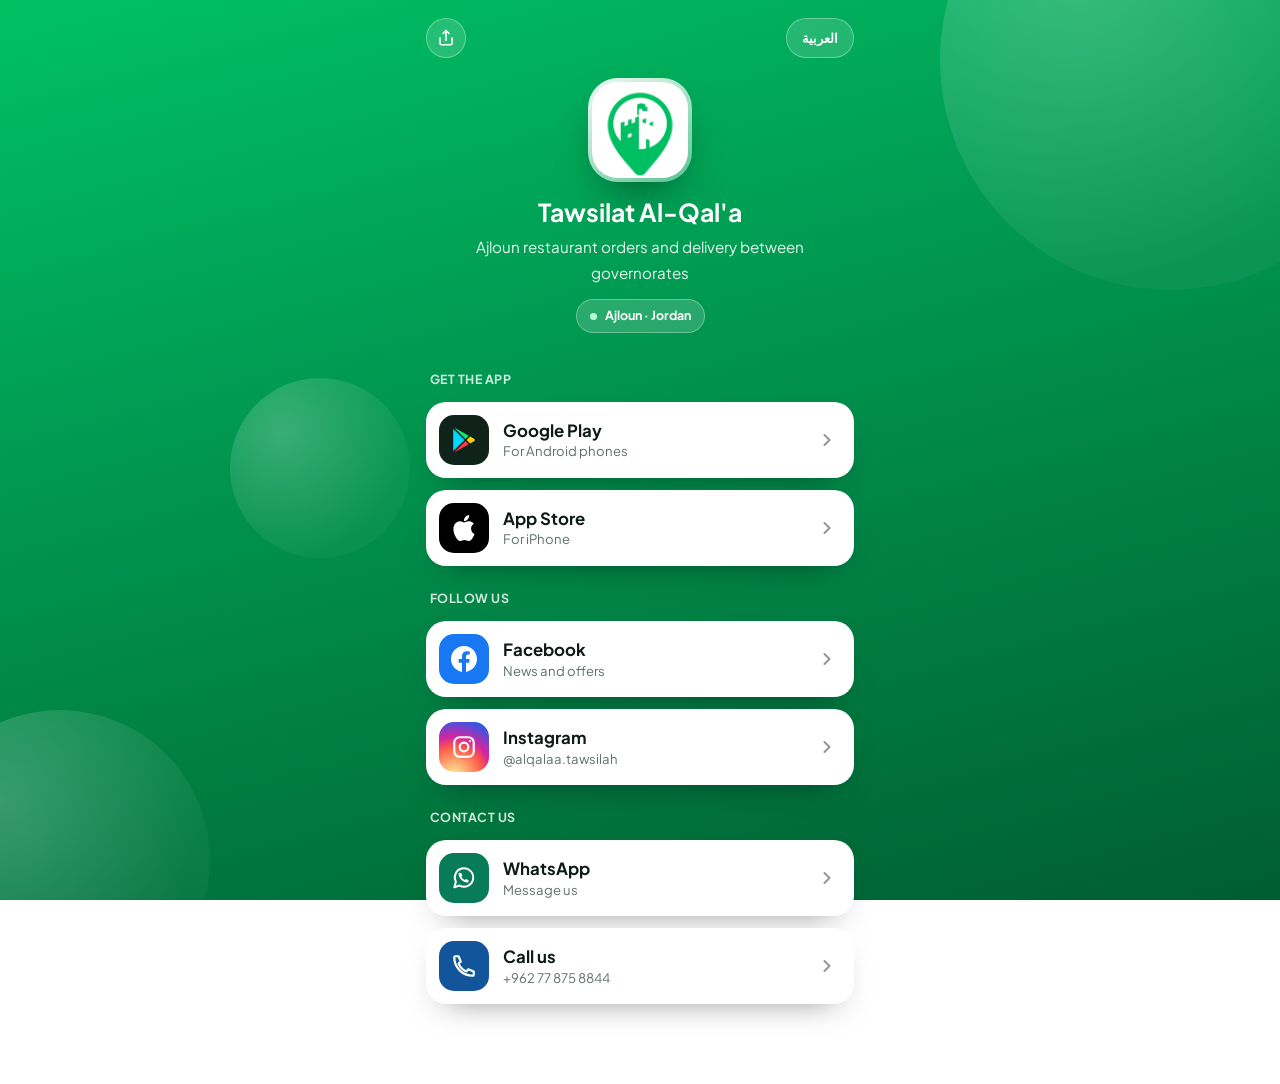
<file: index.html>
<!DOCTYPE html>
<html lang="ar" dir="rtl">
<head>
<meta charset="utf-8">
<meta name="viewport" content="width=device-width, initial-scale=1, viewport-fit=cover">
<title>روابط توصيلة القلعة</title>
<meta name="description" content="حمّل تطبيق توصيلة القلعة، تابعنا على فيسبوك وإنستغرام، أو تواصل معنا عبر واتساب والهاتف. Download Tawsilat Al-Qal'a, follow us, or contact us on WhatsApp or by phone.">
<link rel="canonical" href="https://assoli99.github.io/qalaa-links/">
<meta name="theme-color" content="#00934E">
<link rel="icon" href="logo.png">

<meta property="og:title" content="توصيلة القلعة — روابطنا">
<meta property="og:description" content="حمّل تطبيق توصيلة القلعة وتابعنا على فيسبوك وإنستغرام، أو تواصل معنا عبر واتساب والهاتف.">
<meta property="og:type" content="website">
<meta property="og:image" content="logo.png">

<link rel="preconnect" href="https://fonts.googleapis.com">
<link rel="preconnect" href="https://fonts.gstatic.com" crossorigin>
<link href="https://fonts.googleapis.com/css2?family=Noto+Kufi+Arabic:wght@400;500;700&family=Plus+Jakarta+Sans:wght@400;500;700&display=swap" rel="stylesheet">
<link rel="stylesheet" href="style.css">
</head>
<body data-page="links" class="lt-body">

<!-- Link-in-bio page: the one URL that goes in the Facebook / Instagram bio.
     Every outbound link lives here and on the landing page — keep them in step. -->
<main class="lt">
  <div class="lt-bg" aria-hidden="true">
    <div class="orb orb-1"></div>
    <div class="orb orb-2"></div>
    <div class="orb orb-3"></div>
  </div>

  <div class="lt-top">
    <button class="lt-icon-btn" type="button" data-share aria-label="مشاركة الرابط">
      <svg viewBox="0 0 24 24" fill="none" stroke="currentColor" stroke-width="2.2" stroke-linecap="round" stroke-linejoin="round"><path d="M4 12v7a2 2 0 0 0 2 2h12a2 2 0 0 0 2-2v-7M16 6l-4-4-4 4M12 2v13"/></svg>
    </button>
    <button class="lang-btn lt-lang" data-lang-toggle type="button">
      <span data-ar>English</span><span data-en>العربية</span>
    </button>
  </div>

  <header class="lt-profile">
    <div class="lt-avatar"><img src="logo.png" alt="" width="96" height="96"></div>
    <h1><span data-ar>توصيلة القلعة</span><span data-en>Tawsilat Al-Qal'a</span></h1>
    <p>
      <span data-ar>طلبات مطاعم عجلون وتوصيل الأوردرات بين المحافظات</span>
      <span data-en>Ajloun restaurant orders and delivery between governorates</span>
    </p>
    <span class="lt-chip"><span class="dot"></span><span data-ar>عجلون · الأردن</span><span data-en>Ajloun · Jordan</span></span>
  </header>

  <h2 class="lt-label"><span data-ar>حمّل التطبيق</span><span data-en>Get the app</span></h2>

  <a class="lt-link" style="--i:0" href="https://play.google.com/store/apps/details?id=com.assoliindustries.tawsilatajloun&amp;pcampaignid=web_share" target="_blank" rel="noopener">
    <span class="lt-ico lt-ico-play">
      <svg viewBox="0 0 24 24" aria-hidden="true">
        <path fill="#00D7FE" d="M1.337.924a1.486 1.486 0 0 0-.112.568v21.017c0 .217.045.419.124.6l11.155-11.087L1.337.924z"/>
        <path fill="#00F076" d="M13.544 10.989l3.258-3.238L3.45.195a1.466 1.466 0 0 0-.946-.179l11.04 10.973z"/>
        <path fill="#FFD400" d="M22.018 13.298l-3.919 2.218-3.515-3.493 3.543-3.521 3.891 2.202a1.49 1.49 0 0 1 0 2.594z"/>
        <path fill="#FF3A44" d="M13.544 13.056l-11 10.933c.298.036.612-.016.906-.183l13.324-7.54-3.23-3.21z"/>
      </svg>
    </span>
    <span class="lt-txt">
      <b>Google Play</b>
      <small><span data-ar>لأجهزة أندرويد</span><span data-en>For Android phones</span></small>
    </span>
    <svg class="lt-go" viewBox="0 0 24 24" fill="none" stroke="currentColor" stroke-width="2.4" stroke-linecap="round" stroke-linejoin="round" aria-hidden="true"><path d="M9 6l6 6-6 6"/></svg>
  </a>

  <a class="lt-link" style="--i:1" href="https://apps.apple.com/us/app/%D8%AA%D9%88%D8%B5%D9%8A%D9%84%D8%A9-%D8%A7%D9%84%D9%82%D9%84%D8%B9%D8%A9/id6813020539" target="_blank" rel="noopener">
    <span class="lt-ico lt-ico-apple">
      <svg viewBox="0 0 24 24" aria-hidden="true"><path fill="currentColor" d="M12.152 6.896c-.948 0-2.415-1.078-3.96-1.04-2.04.027-3.91 1.183-4.961 3.014-2.117 3.675-.546 9.103 1.519 12.09 1.013 1.454 2.208 3.09 3.792 3.039 1.52-.065 2.09-.987 3.935-.987 1.831 0 2.35.987 3.96.948 1.637-.026 2.676-1.48 3.676-2.948 1.156-1.688 1.636-3.325 1.662-3.415-.039-.013-3.182-1.221-3.22-4.857-.026-3.04 2.48-4.494 2.597-4.559-1.429-2.09-3.623-2.324-4.39-2.376-2-.156-3.675 1.09-4.61 1.09zM15.53 3.83c.843-1.012 1.4-2.427 1.245-3.83-1.207.052-2.662.805-3.532 1.818-.78.896-1.454 2.338-1.273 3.714 1.338.104 2.715-.688 3.559-1.701"/></svg>
    </span>
    <span class="lt-txt">
      <b>App Store</b>
      <small><span data-ar>لأجهزة آيفون</span><span data-en>For iPhone</span></small>
    </span>
    <svg class="lt-go" viewBox="0 0 24 24" fill="none" stroke="currentColor" stroke-width="2.4" stroke-linecap="round" stroke-linejoin="round" aria-hidden="true"><path d="M9 6l6 6-6 6"/></svg>
  </a>

  <h2 class="lt-label"><span data-ar>تابعنا</span><span data-en>Follow us</span></h2>

  <a class="lt-link" style="--i:2" href="https://www.facebook.com/profile.php?id=61594912002151" target="_blank" rel="noopener">
    <span class="lt-ico lt-ico-fb">
      <svg viewBox="0 0 24 24" aria-hidden="true"><path fill="currentColor" d="M24 12.073c0-6.627-5.373-12-12-12s-12 5.373-12 12c0 5.99 4.388 10.954 10.125 11.854v-8.385H7.078v-3.47h3.047V9.43c0-3.007 1.792-4.669 4.533-4.669 1.312 0 2.686.235 2.686.235v2.953H15.83c-1.491 0-1.956.925-1.956 1.874v2.25h3.328l-.532 3.47h-2.796v8.385C19.612 23.027 24 18.062 24 12.073z"/></svg>
    </span>
    <span class="lt-txt">
      <b>Facebook</b>
      <small><span data-ar>آخر الأخبار والعروض</span><span data-en>News and offers</span></small>
    </span>
    <svg class="lt-go" viewBox="0 0 24 24" fill="none" stroke="currentColor" stroke-width="2.4" stroke-linecap="round" stroke-linejoin="round" aria-hidden="true"><path d="M9 6l6 6-6 6"/></svg>
  </a>

  <a class="lt-link" style="--i:3" href="https://www.instagram.com/alqalaa.tawsilah" target="_blank" rel="noopener">
    <span class="lt-ico lt-ico-ig">
      <svg viewBox="0 0 24 24" fill="none" stroke="currentColor" stroke-width="2" aria-hidden="true">
        <rect x="3" y="3" width="18" height="18" rx="5"/>
        <circle cx="12" cy="12" r="4"/>
        <circle cx="17.5" cy="6.5" r="1" fill="currentColor" stroke="none"/>
      </svg>
    </span>
    <span class="lt-txt">
      <b>Instagram</b>
      <small><bdi dir="ltr">@alqalaa.tawsilah</bdi></small>
    </span>
    <svg class="lt-go" viewBox="0 0 24 24" fill="none" stroke="currentColor" stroke-width="2.4" stroke-linecap="round" stroke-linejoin="round" aria-hidden="true"><path d="M9 6l6 6-6 6"/></svg>
  </a>

  <h2 class="lt-label"><span data-ar>تواصل معنا</span><span data-en>Contact us</span></h2>

  <a class="lt-link" style="--i:4" href="https://wa.me/962778758844" target="_blank" rel="noopener">
    <span class="lt-ico lt-ico-whatsapp">
      <svg viewBox="0 0 24 24" fill="none" stroke="currentColor" stroke-width="1.8" stroke-linecap="round" stroke-linejoin="round" aria-hidden="true">
        <path d="M20.5 11.5a8.5 8.5 0 0 1-12.6 7.45L3 20.5l1.55-4.9A8.5 8.5 0 1 1 20.5 11.5Z"/>
        <path fill="currentColor" stroke="none" d="M8.3 7.3h1.1l1.1 2.4-.9 1.1a7 7 0 0 0 3.1 3.1l1.1-.9 2.4 1.1v1.1a1 1 0 0 1-1.1 1c-4.2-.4-7.8-4-8.2-8.2a1 1 0 0 1 1.4-.7Z"/>
      </svg>
    </span>
    <span class="lt-txt">
      <b>WhatsApp</b>
      <small><span data-ar>راسلنا</span><span data-en>Message us</span></small>
    </span>
    <svg class="lt-go" viewBox="0 0 24 24" fill="none" stroke="currentColor" stroke-width="2.4" stroke-linecap="round" stroke-linejoin="round" aria-hidden="true"><path d="M9 6l6 6-6 6"/></svg>
  </a>

  <a class="lt-link" style="--i:5" href="tel:+962778758844">
    <span class="lt-ico lt-ico-call">
      <svg viewBox="0 0 24 24" fill="none" stroke="currentColor" stroke-width="2" stroke-linecap="round" stroke-linejoin="round" aria-hidden="true">
        <path d="M7 3H4a1 1 0 0 0-1 1c0 9.4 7.6 17 17 17a1 1 0 0 0 1-1v-3l-5-2-1.8 2a13 13 0 0 1-7.2-7.2L9 8 7 3Z"/>
      </svg>
    </span>
    <span class="lt-txt">
      <b><span data-ar>اتصل بنا</span><span data-en>Call us</span></b>
      <small><bdi dir="ltr">+962 77 875 8844</bdi></small>
    </span>
    <svg class="lt-go" viewBox="0 0 24 24" fill="none" stroke="currentColor" stroke-width="2.4" stroke-linecap="round" stroke-linejoin="round" aria-hidden="true"><path d="M9 6l6 6-6 6"/></svg>
  </a>

  <footer class="lt-foot">
    <a href="privacy.html"><span data-ar>سياسة الخصوصية</span><span data-en>Privacy policy</span></a>
    <span aria-hidden="true">·</span>
    <span>© <span data-year>2026</span> <span data-ar>توصيلة القلعة</span><span data-en>Tawsilat Al-Qal'a</span></span>
  </footer>
</main>

<div class="lt-toast" role="status" aria-live="polite"><span data-ar>تم نسخ الرابط</span><span data-en>Link copied</span></div>

<script src="site.js"></script>
</body>
</html>
</file>
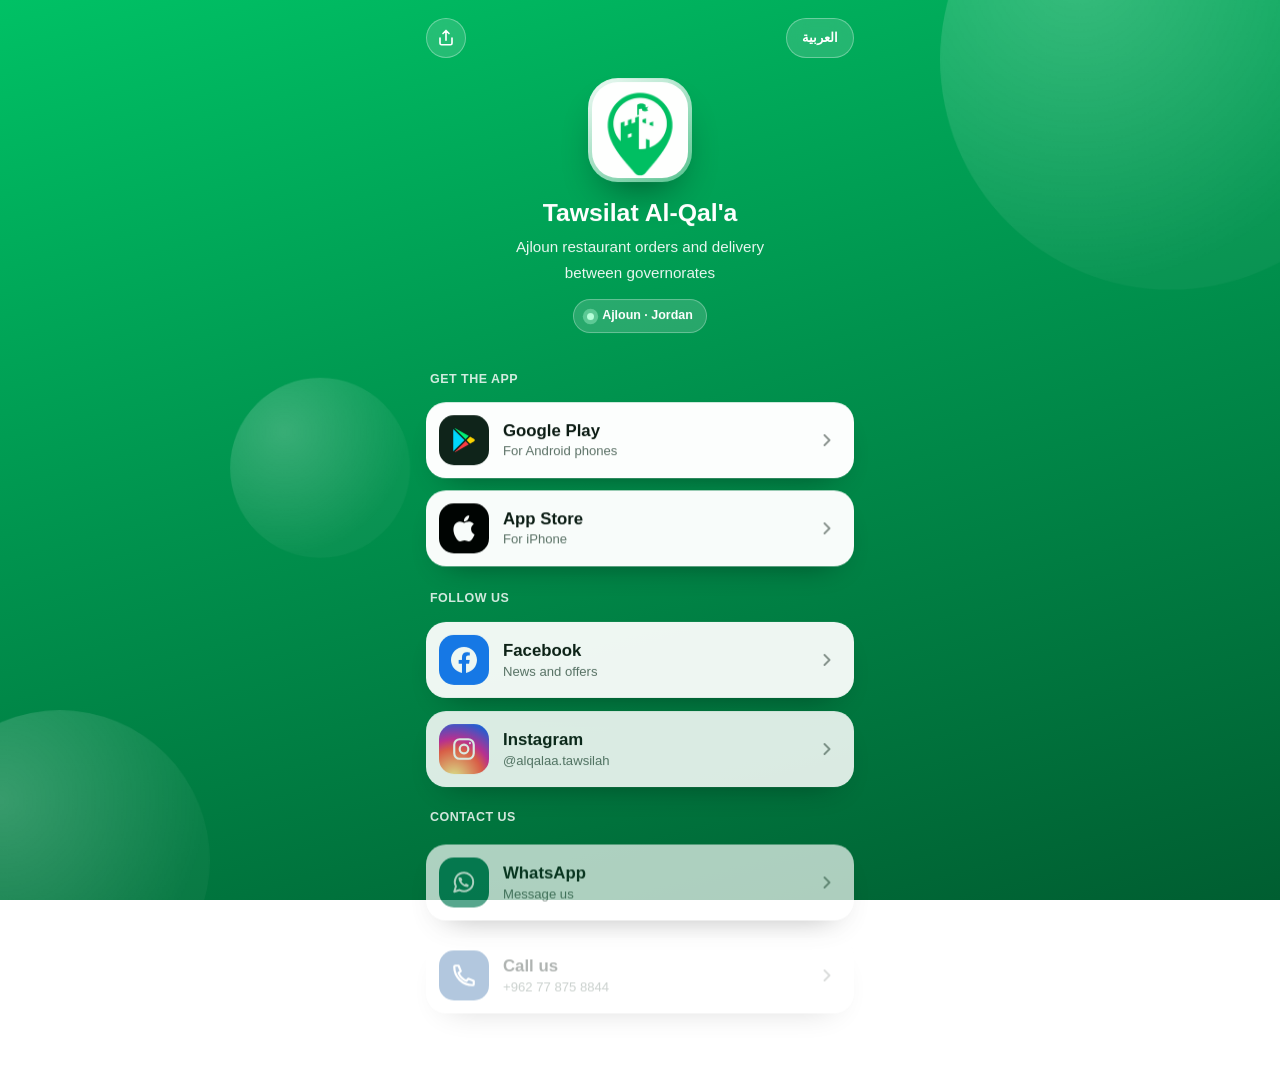
<file: links/index.html>
<!doctype html><html lang="ar"><head><meta charset="utf-8"><meta http-equiv="refresh" content="0;url=https://assoli99.github.io/qalaa-links/"><link rel="canonical" href="https://assoli99.github.io/qalaa-links/"><title>توصيلة القلعة</title></head><body><a href="https://assoli99.github.io/qalaa-links/">روابط توصيلة القلعة</a></body></html>
</file>
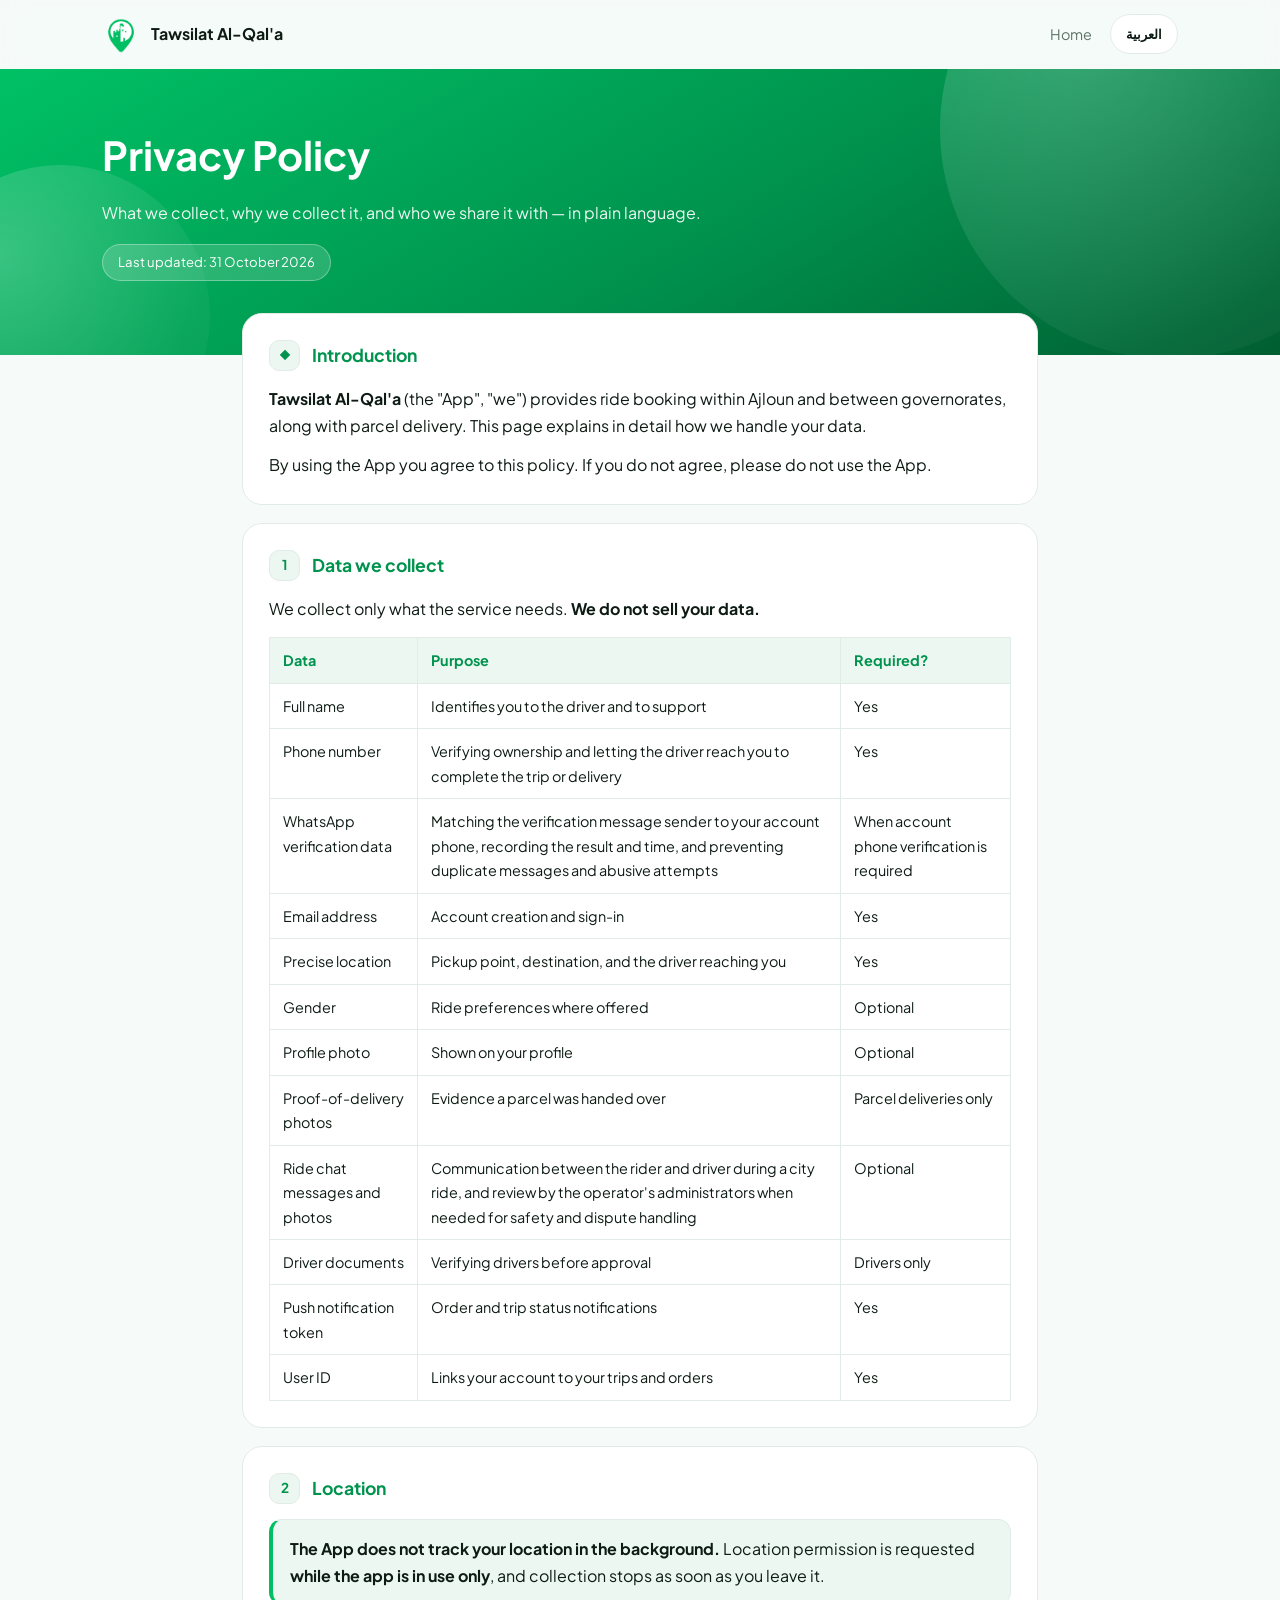
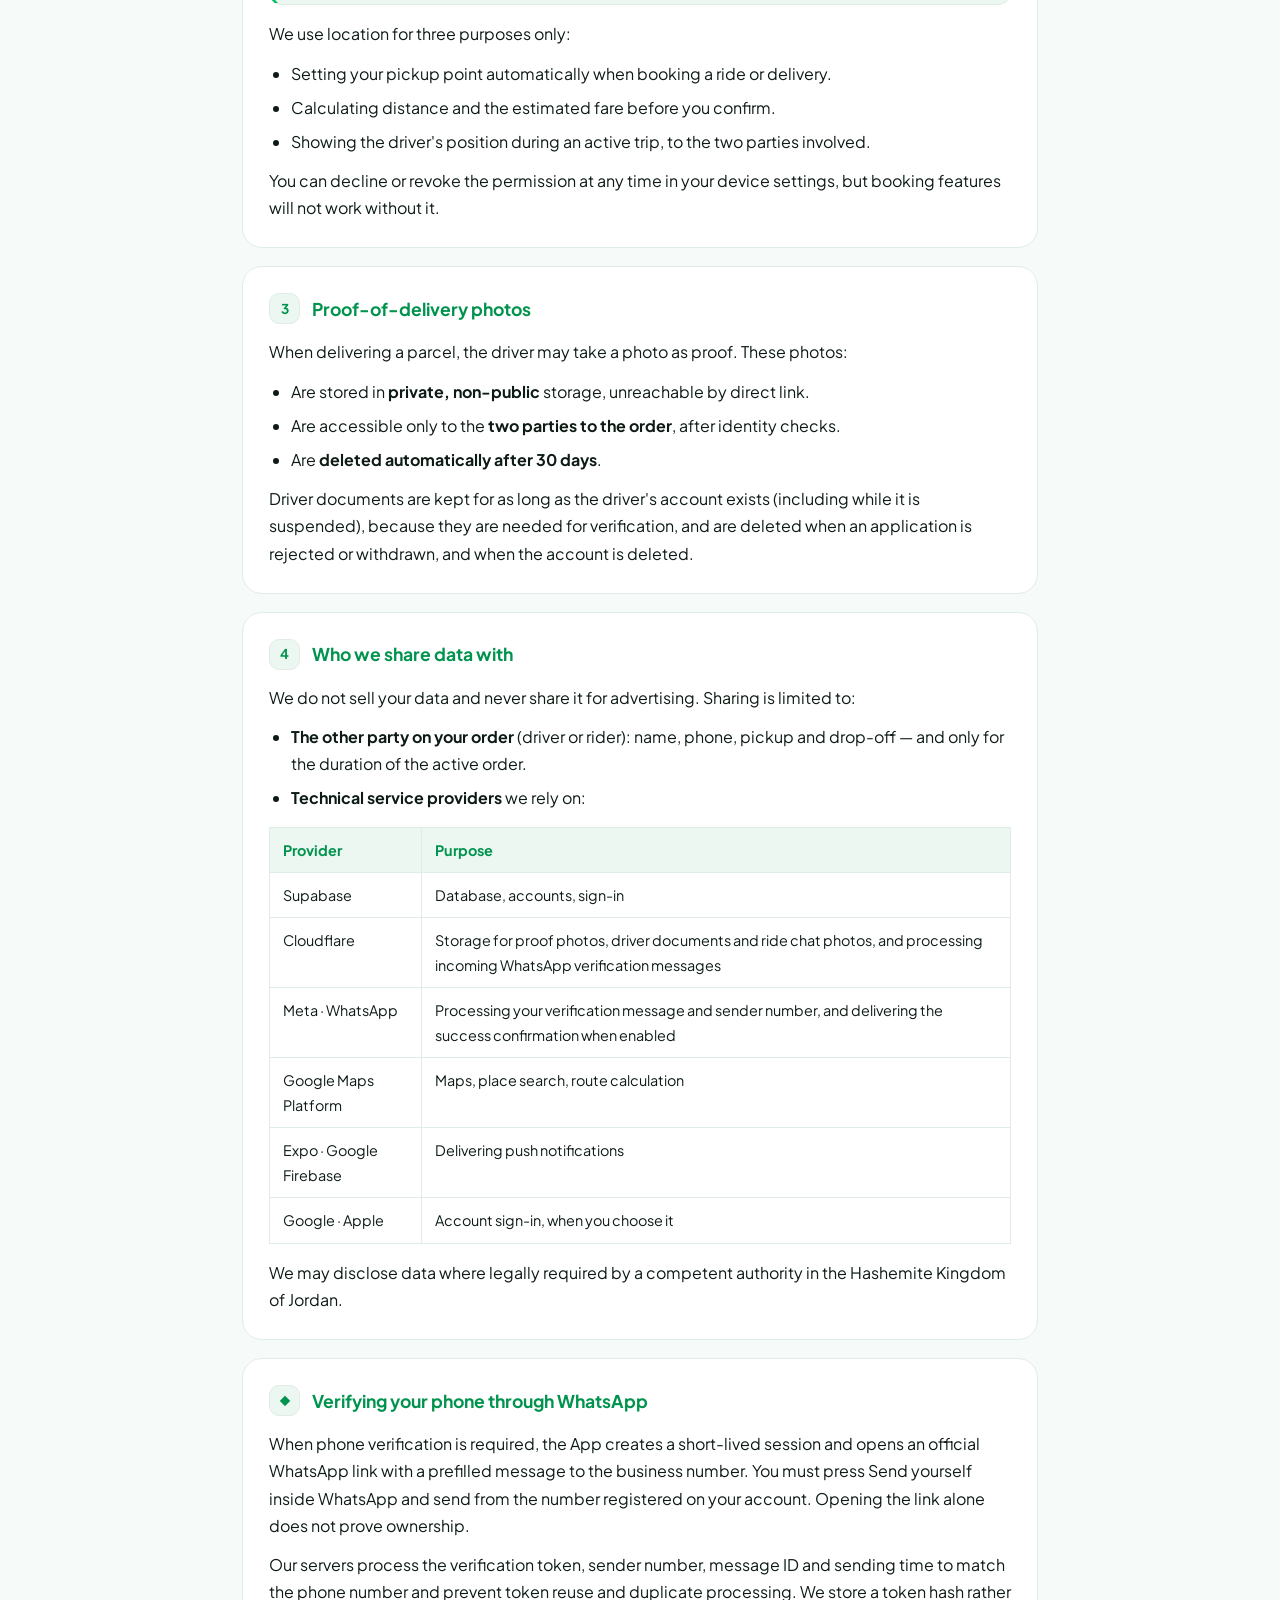
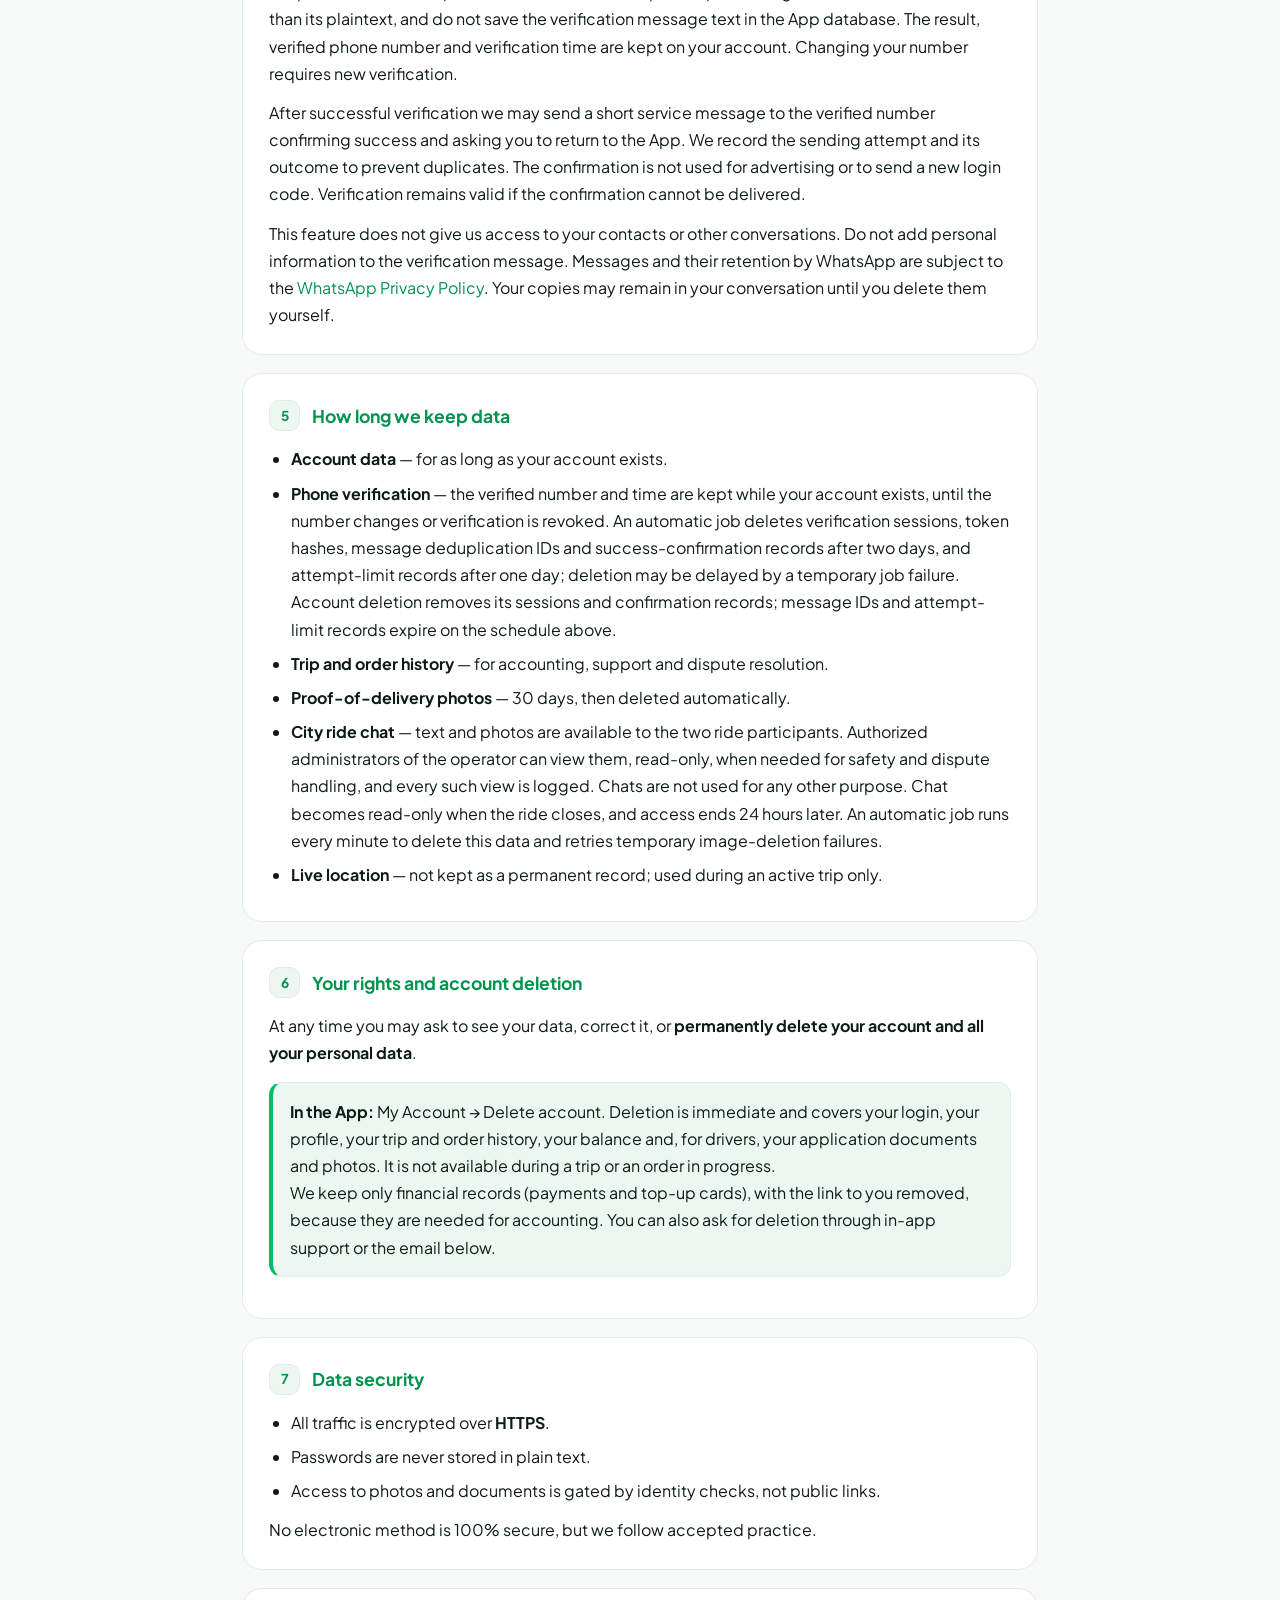
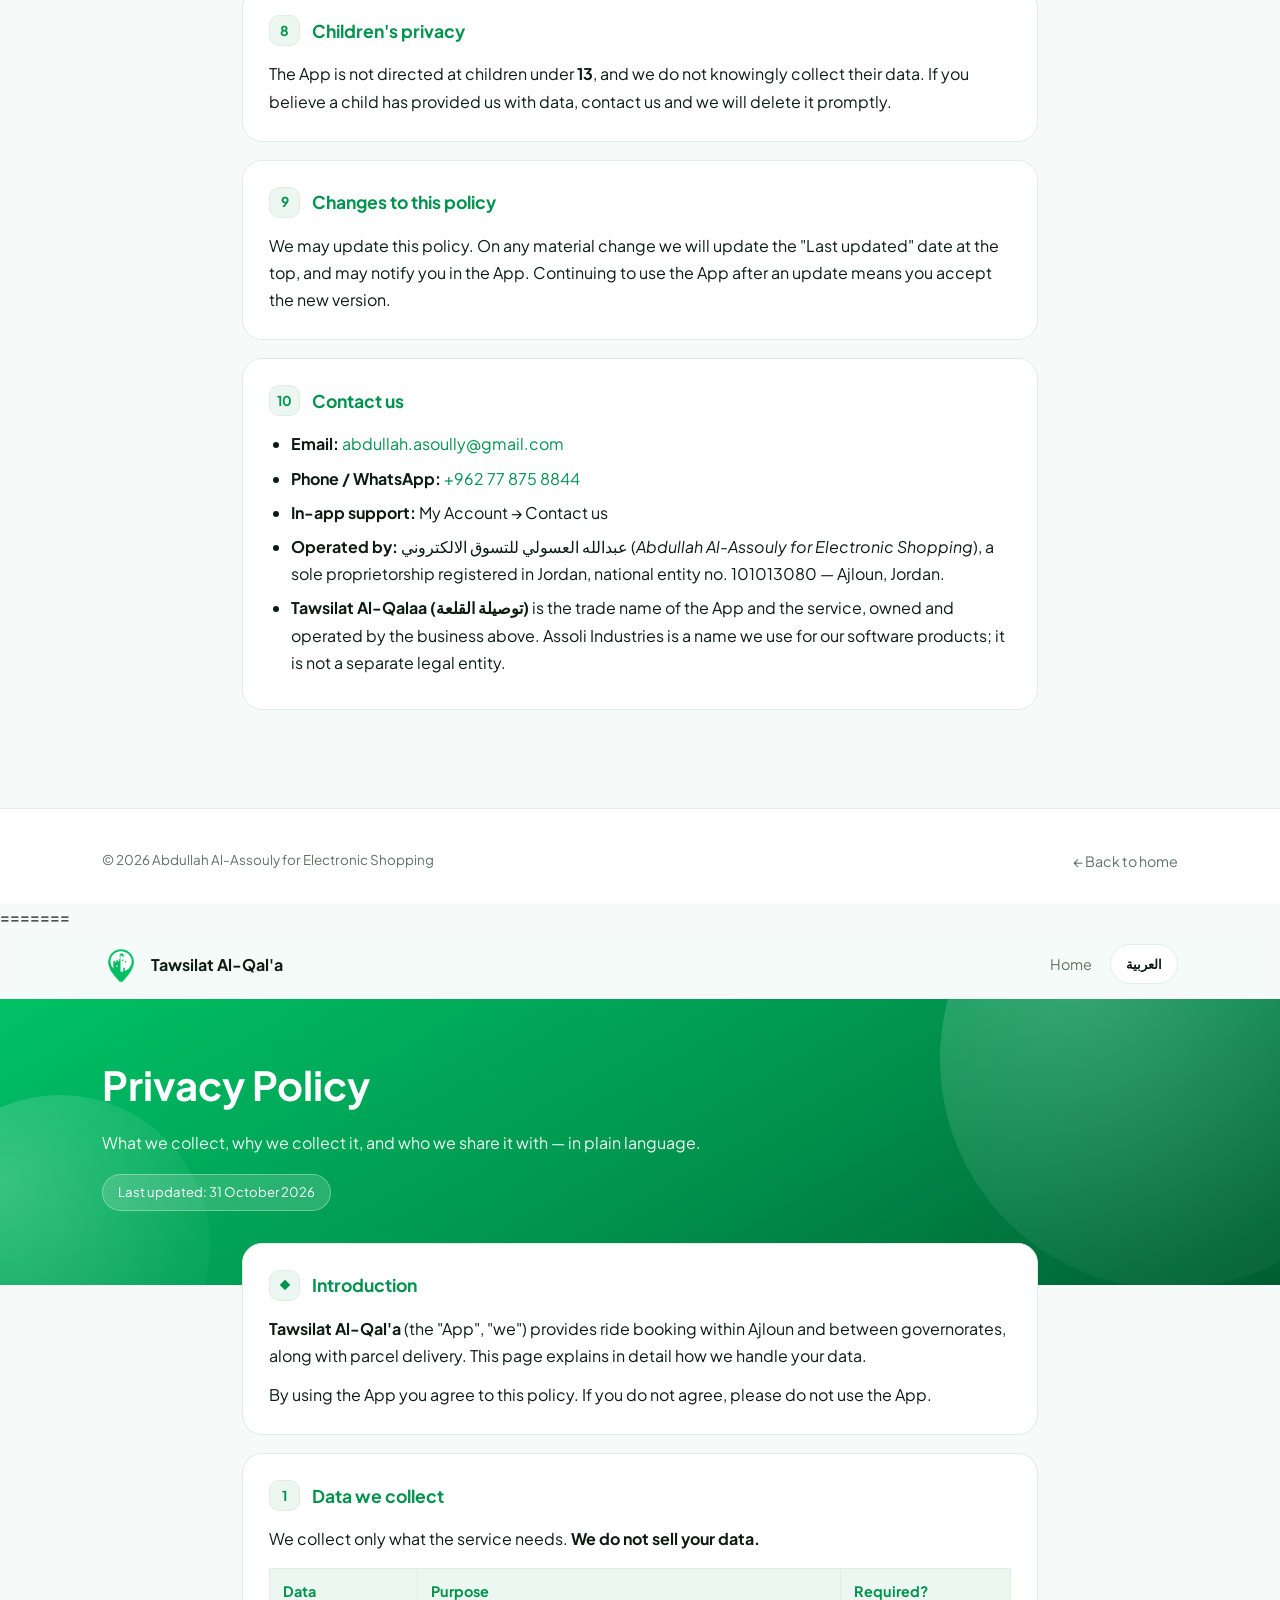
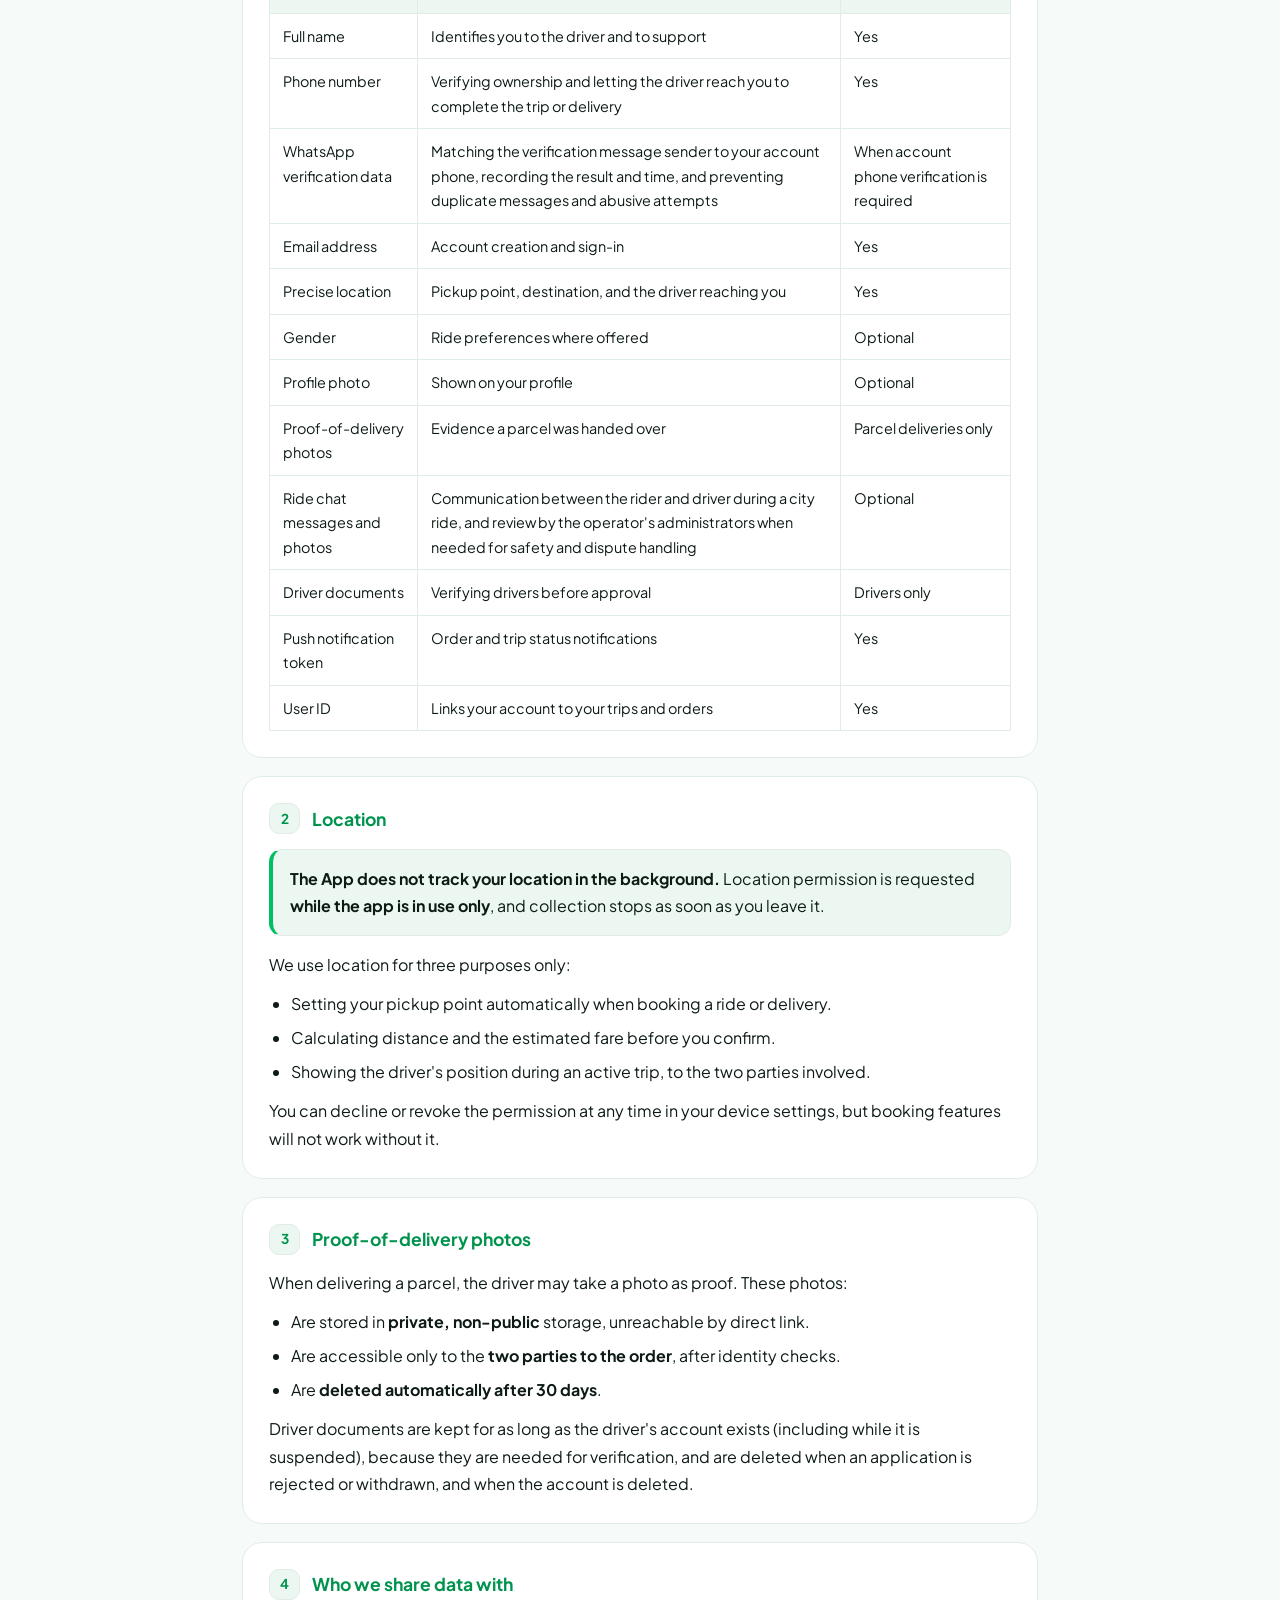
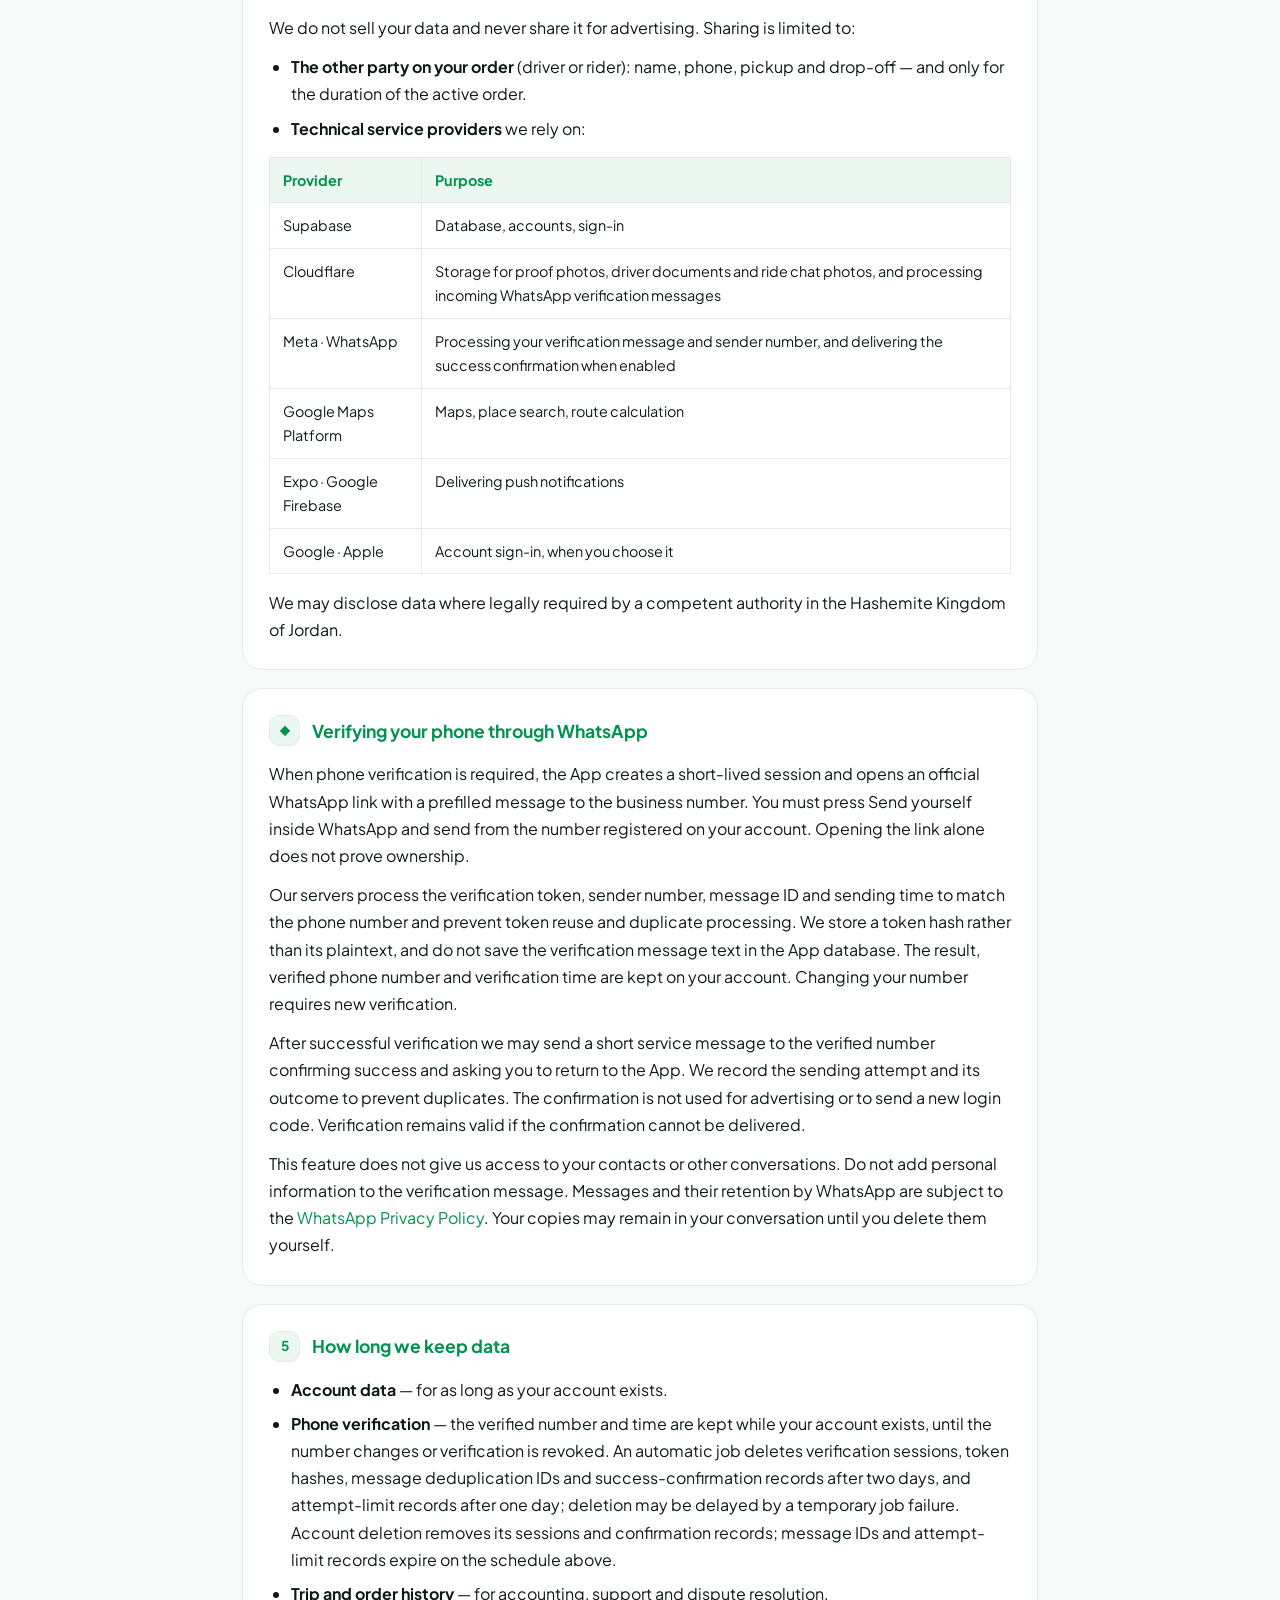
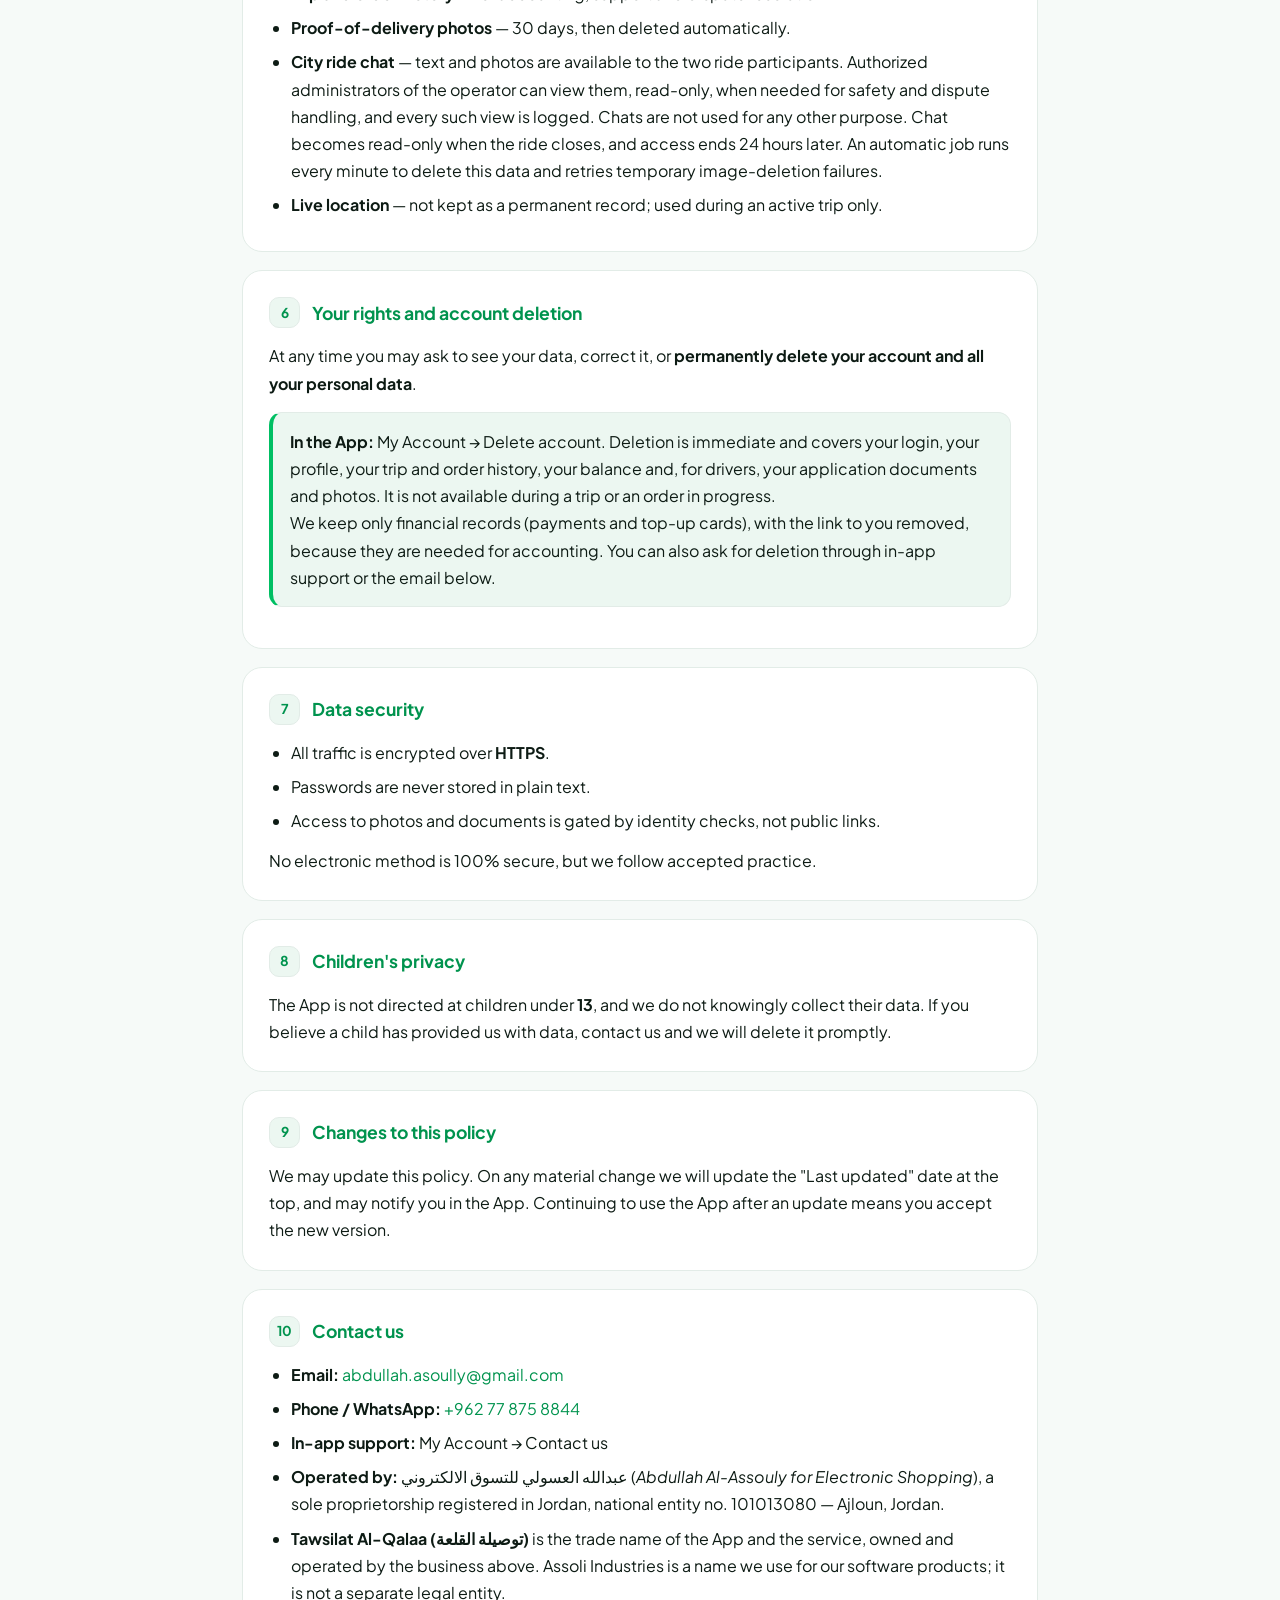
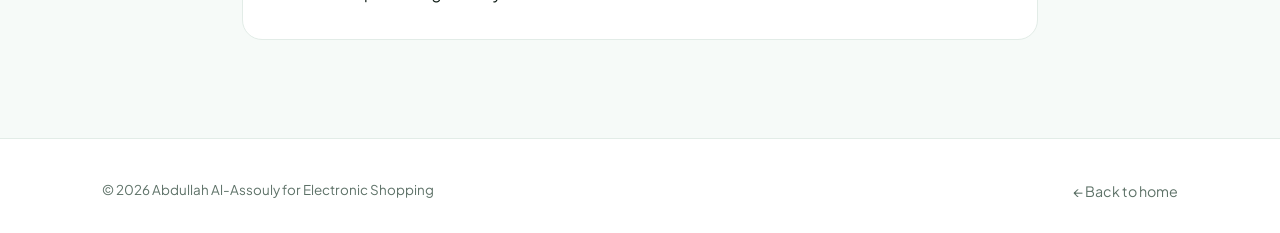
<file: privacy.html>
<!DOCTYPE html>
<html lang="ar" dir="rtl">
<head>
<meta charset="utf-8">
<meta name="viewport" content="width=device-width, initial-scale=1">
<title>سياسة الخصوصية — توصيلة القلعة</title>
<meta name="description" content="سياسة الخصوصية لتطبيق توصيلة القلعة — ما نجمعه، لماذا، ومع من نشاركه. Privacy Policy for the Tawsilat Al-Qal'a app.">
<meta name="theme-color" content="#00934E">
<link rel="icon" href="logo.png">
<link rel="preconnect" href="https://fonts.googleapis.com">
<link rel="preconnect" href="https://fonts.gstatic.com" crossorigin>
<link href="https://fonts.googleapis.com/css2?family=Noto+Kufi+Arabic:wght@400;500;700&family=Plus+Jakarta+Sans:wght@400;500;700&display=swap" rel="stylesheet">
<link rel="stylesheet" href="style.css">
</head>
<body data-page="privacy">

<header class="site-header">
  <div class="wrap">
    <a class="logo" href="./">
      <img src="logo.png" alt="">
      <span data-ar>توصيلة القلعة</span>
      <span data-en>Tawsilat Al-Qal'a</span>
    </a>
    <nav class="nav">
      <a class="nav-link" href="./"><span data-ar>الرئيسية</span><span data-en>Home</span></a>
      <button class="lang-btn" data-lang-toggle type="button">
        <span data-ar>English</span><span data-en>العربية</span>
      </button>
    </nav>
  </div>
</header>

<div class="page-hero">
  <div class="orb orb-1"></div>
  <div class="orb orb-2"></div>
  <div class="wrap" style="position:relative;z-index:1">
    <div data-ar>
      <h1>سياسة الخصوصية</h1>
      <p>ما الذي نجمعه، لماذا نجمعه، ومع من نشاركه — بلغة واضحة.</p>
      <span class="stamp">آخر تحديث: ٣١ تشرين الأول / أكتوبر ٢٠٢٦</span>
    </div>
    <div data-en>
      <h1>Privacy Policy</h1>
      <p>What we collect, why we collect it, and who we share it with — in plain language.</p>
      <span class="stamp">Last updated: 31 October 2026</span>
    </div>
  </div>
</div>

<main class="policy">

<!-- ════════════════════════════ ARABIC ════════════════════════════ -->
<div data-ar>

  <section class="reveal">
    <h2><span class="num">◆</span> مقدمة</h2>
    <p>
      تطبيق <strong>توصيلة القلعة</strong> (ويُشار إليه بـ «التطبيق» أو «نحن») يوفّر حجز
      المشاوير داخل عجلون وبين المحافظات، بالإضافة إلى توصيل الطرود. هذه الصفحة تشرح
      بالتفصيل كيف نتعامل مع بياناتك.
    </p>
    <p>باستخدامك للتطبيق فإنك توافق على ما ورد هنا. إذا كنت لا توافق، يُرجى عدم استخدام التطبيق.</p>
  </section>

  <section class="reveal">
    <h2><span class="num">١</span> البيانات التي نجمعها</h2>
    <p>نجمع فقط ما يلزم لتشغيل الخدمة. <strong>لا نبيع بياناتك لأي جهة.</strong></p>
    <div class="tablewrap">
      <table>
        <thead><tr><th>البيان</th><th>الغرض</th><th>إلزامي؟</th></tr></thead>
        <tbody>
          <tr><td>الاسم الكامل</td><td>تعريفك للسائق وللدعم</td><td>نعم</td></tr>
          <tr><td>رقم الهاتف</td><td>التحقق من ملكيتك للرقم، وتواصل السائق معك لإتمام الرحلة أو التسليم</td><td>نعم</td></tr>
          <tr><td>بيانات التحقق عبر واتساب</td><td>مطابقة رقم مرسل رسالة التحقق مع رقم حسابك، وحفظ نتيجة التحقق ووقته، ومنع تكرار الرسائل والمحاولات المسيئة</td><td>عندما يُطلب توثيق رقم الحساب</td></tr>
          <tr><td>البريد الإلكتروني</td><td>إنشاء الحساب وتسجيل الدخول</td><td>نعم</td></tr>
          <tr><td>الموقع الجغرافي الدقيق</td><td>تحديد نقطة الانطلاق والوجهة ووصول السائق إليك</td><td>نعم</td></tr>
          <tr><td>الجنس</td><td>تفضيلات الرحلة عند توفّرها</td><td>اختياري</td></tr>
          <tr><td>الصورة الشخصية</td><td>عرضها في ملفك الشخصي</td><td>اختياري</td></tr>
          <tr><td>صور إثبات التسليم</td><td>إثبات تسليم الطرد بين الطرفين</td><td>عند طلب توصيل طرد</td></tr>
          <tr><td>رسائل وصور محادثة الرحلة</td><td>التواصل بين العميل والسائق أثناء الرحلة الداخلية، ومراجعة الإدارة لها عند الحاجة للسلامة وحل النزاعات</td><td>اختياري</td></tr>
          <tr><td>وثائق السائق</td><td>التحقق من السائقين قبل اعتمادهم</td><td>للسائقين فقط</td></tr>
          <tr><td>رمز الإشعارات</td><td>إرسال إشعارات حالة الطلب والرحلة</td><td>نعم</td></tr>
          <tr><td>معرّف المستخدم</td><td>ربط حسابك برحلاتك وطلباتك</td><td>نعم</td></tr>
        </tbody>
      </table>
    </div>
  </section>

  <section class="reveal">
    <h2><span class="num">٢</span> الموقع الجغرافي</h2>
    <div class="note">
      <p><strong>التطبيق لا يتتبّع موقعك في الخلفية.</strong> يُطلب إذن الموقع
      <strong>أثناء استخدام التطبيق فقط</strong>، ويتوقف جمع الموقع فور خروجك منه.</p>
    </div>
    <p>نستخدم الموقع لثلاثة أغراض فقط:</p>
    <ul>
      <li>تحديد نقطة انطلاقك تلقائياً عند حجز رحلة أو طلب توصيل.</li>
      <li>حساب المسافة والسعر التقديري قبل تأكيد الطلب.</li>
      <li>إظهار موقع السائق على الخريطة أثناء الرحلة النشطة فقط، وللطرفين المعنيين بها.</li>
    </ul>
    <p>يمكنك رفض الإذن أو سحبه في أي وقت من إعدادات النظام، لكن ميزات الحجز لن تعمل بدونه.</p>
  </section>

  <section class="reveal">
    <h2><span class="num">٣</span> صور إثبات التسليم</h2>
    <p>عند توصيل طرد، قد يلتقط السائق صورة كإثبات تسليم. هذه الصور:</p>
    <ul>
      <li>تُخزَّن في مساحة <strong>خاصة وغير عامة</strong>، وليست متاحة عبر أي رابط مباشر.</li>
      <li>لا يصل إليها إلا <strong>طرفا الطلب</strong> (المرسِل والسائق) بعد التحقق من هويتهما.</li>
      <li>تُحذف تلقائياً بعد <strong>٣٠ يوماً</strong> من رفعها.</li>
    </ul>
    <p>وثائق السائقين تُحفظ طوال فترة وجود حساب السائق (بما في ذلك إن أُوقف الحساب مؤقتاً) لأنها مطلوبة للتحقق، وتُحذف عند رفض طلب الانضمام أو سحبه، وعند حذف الحساب.</p>
  </section>

  <section class="reveal">
    <h2><span class="num">٤</span> مع من نشارك البيانات</h2>
    <p>لا نبيع بياناتك ولا نشاركها لأغراض إعلانية. المشاركة محصورة بـ:</p>
    <ul>
      <li><strong>الطرف الآخر في طلبك</strong> (سائق أو راكب): الاسم، رقم الهاتف، ونقطتا الانطلاق والوصول — وطوال مدة الطلب النشط فقط.</li>
      <li><strong>مزوّدو الخدمات التقنية</strong> الذين نعتمد عليهم:</li>
    </ul>
    <div class="tablewrap">
      <table>
        <thead><tr><th>المزوّد</th><th>الغرض</th></tr></thead>
        <tbody>
          <tr><td>Supabase</td><td>قاعدة البيانات، الحسابات، تسجيل الدخول</td></tr>
          <tr><td>Cloudflare</td><td>تخزين صور إثبات التسليم ووثائق السائقين وصور محادثات الرحلات، ومعالجة رسائل التحقق الواردة من واتساب</td></tr>
          <tr><td>Meta · WhatsApp</td><td>معالجة رسالة التحقق التي ترسلها إلى رقم النشاط التجاري ورقم مرسلها، وإرسال تأكيد نجاح التحقق عند تفعيله</td></tr>
          <tr><td>Google Maps Platform</td><td>الخرائط، البحث عن المواقع، حساب المسارات</td></tr>
          <tr><td>Expo · Google Firebase</td><td>إرسال الإشعارات الفورية</td></tr>
          <tr><td>Google · Apple</td><td>تسجيل الدخول بالحساب، عند اختيارك ذلك</td></tr>
        </tbody>
      </table>
    </div>
    <p>قد نُفصح عن البيانات إذا طُلب منّا ذلك قانونياً من جهة مختصة في المملكة الأردنية الهاشمية.</p>
  </section>

  <section class="reveal" id="whatsapp-verification-ar">
    <h2><span class="num">◆</span> التحقق من رقمك عبر واتساب</h2>
    <p>عندما يُطلب منك توثيق رقمك، ينشئ التطبيق جلسة تحقق قصيرة الصلاحية ويفتح رابط واتساب الرسمي برسالة جاهزة إلى رقم النشاط التجاري. يجب أن تضغط «إرسال» بنفسك داخل واتساب، وأن ترسل الرسالة من الرقم المسجّل في حسابك. فتح الرابط وحده لا يثبت ملكية الرقم.</p>
    <p>تعالج خوادمنا رمز التحقق ورقم المرسل ومعرّف الرسالة ووقت إرسالها لمطابقة الرقم، ومنع إعادة استخدام الرمز أو معالجة الرسالة نفسها مرتين. نخزّن بصمة الرمز بدلاً من نصه، ولا نحفظ نص رسالة التحقق في قاعدة بيانات التطبيق. تُحفظ نتيجة التحقق ورقم الهاتف الموثّق ووقت التحقق ضمن حسابك. إذا غيّرت رقمك، يلزم توثيق الرقم الجديد.</p>
    <p>بعد نجاح التحقق، قد نرسل إلى الرقم الموثّق رسالة خدمة قصيرة تؤكد النجاح وتطلب منك العودة إلى التطبيق. نسجّل محاولة إرسال هذا التأكيد ونتيجتها لمنع تكراره، ولا نستخدمه للإعلانات أو لإرسال رمز دخول جديد. يبقى التحقق صالحاً حتى إن تعذّر وصول رسالة التأكيد.</p>
    <p>هذه الميزة لا تمنحنا الوصول إلى جهات اتصالك أو محادثاتك الأخرى. لا ترسل معلومات شخصية إضافية في رسالة التحقق. تخضع الرسائل وسياسة الاحتفاظ بها لدى واتساب إلى <a href="https://www.whatsapp.com/legal/privacy-policy" target="_blank" rel="noopener noreferrer">سياسة خصوصية واتساب</a>، وقد تبقى نسخها في محادثتك إلى أن تحذفها بنفسك.</p>
  </section>

  <section class="reveal">
    <h2><span class="num">٥</span> مدة الاحتفاظ</h2>
    <ul>
      <li><strong>بيانات الحساب</strong> — طوال فترة وجود حسابك.</li>
      <li><strong>توثيق الهاتف</strong> — الرقم الموثّق ووقت التحقق طوال فترة وجود حسابك أو حتى تغيير الرقم أو إلغاء التوثيق. تحذف مهمة تلقائية جلسات التحقق وبصمات الرموز ومعرّفات رسائل منع التكرار وسجلات تأكيد النجاح بعد يومين، وسجلات ضبط المحاولات بعد يوم واحد؛ وقد يتأخر الحذف عند تعطل المهمة مؤقتاً. حذف الحساب يحذف جلساته وسجلات تأكيدها، بينما تنتهي معرّفات الرسائل وسجلات ضبط المحاولات وفق هذه المدة.</li>
      <li><strong>سجل الرحلات والطلبات</strong> — للمحاسبة والدعم وحل النزاعات.</li>
      <li><strong>صور إثبات التسليم</strong> — ٣٠ يوماً ثم تُحذف تلقائياً.</li>
      <li><strong>محادثة الرحلة الداخلية</strong> — الرسائل والصور متاحة لطرفي الرحلة. يمكن لمشرفي التطبيق المخوّلين الاطلاع عليها للقراءة فقط عند الحاجة لأغراض السلامة وحل النزاعات، ويُسجَّل كل اطلاع. لا تُستخدم المحادثات لأي غرض آخر. تصبح للقراءة فقط عند إغلاق الرحلة، وينتهي الوصول إليها بعد ٢٤ ساعة. تحذفها مهمة تلقائية تعمل كل دقيقة، وتعيد محاولة حذف الصور عند تعذر ذلك مؤقتاً.</li>
      <li><strong>الموقع اللحظي</strong> — لا يُحفظ كسجل دائم، يُستخدم أثناء الرحلة النشطة فقط.</li>
    </ul>
  </section>

  <section class="reveal">
    <h2><span class="num">٦</span> حقوقك وحذف حسابك</h2>
    <p>يحق لك في أي وقت أن تطلب الاطلاع على بياناتك، أو تصحيحها، أو
    <strong>حذف حسابك وكل بياناتك الشخصية نهائياً</strong>.</p>
    <div class="note">
      <p><strong>من داخل التطبيق:</strong> حسابي ← حذف الحساب. يتم الحذف فوراً ويشمل
      حساب الدخول، والملف الشخصي، وسجل الرحلات والطلبات، والرصيد، ووثائق السائق وصوره
      إن كنت سائقاً. لا يمكن الحذف أثناء رحلة أو طلب قيد التنفيذ.</p>
      <p>نُبقي فقط على السجلات المالية (المدفوعات وبطاقات الشحن) بعد إزالة ارتباطها بك،
      لأنها مطلوبة محاسبياً. ويمكنك أيضاً طلب الحذف عبر الدعم داخل التطبيق أو البريد أدناه.</p>
    </div>
  </section>

  <section class="reveal">
    <h2><span class="num">٧</span> أمان البيانات</h2>
    <ul>
      <li>كل الاتصالات مشفّرة عبر <strong>HTTPS</strong>.</li>
      <li>كلمات المرور لا تُحفظ كنص صريح إطلاقاً.</li>
      <li>الوصول للصور والوثائق محمي بالتحقق من الهوية، وليس عبر روابط عامة.</li>
    </ul>
    <p>لا توجد وسيلة إلكترونية آمنة بنسبة ١٠٠٪، لكننا نلتزم بالممارسات المتعارف عليها.</p>
  </section>

  <section class="reveal">
    <h2><span class="num">٨</span> خصوصية الأطفال</h2>
    <p>التطبيق غير موجّه للأطفال دون <strong>١٣ عاماً</strong> ولا نجمع بياناتهم عن قصد.
    إذا علمت أن طفلاً زوّدنا ببياناته، تواصل معنا وسنحذفها فوراً.</p>
  </section>

  <section class="reveal">
    <h2><span class="num">٩</span> تعديلات على هذه السياسة</h2>
    <p>قد نُحدّث هذه السياسة. عند أي تغيير جوهري سنُحدّث تاريخ «آخر تحديث» أعلى الصفحة،
    وقد نُعلمك داخل التطبيق. استمرارك بالاستخدام بعد التحديث يعني موافقتك على النسخة الجديدة.</p>
  </section>

  <section class="reveal">
    <h2><span class="num">١٠</span> تواصل معنا</h2>
    <ul>
      <li><strong>البريد الإلكتروني:</strong> <a href="mailto:abdullah.asoully@gmail.com">abdullah.asoully@gmail.com</a></li>
      <li><strong>الهاتف / واتساب:</strong> <a href="tel:+962778758844" dir="ltr">+962 77 875 8844</a></li>
      <li><strong>الدعم داخل التطبيق:</strong> حسابي ← تواصل معنا</li>
      <li><strong>الجهة المشغّلة:</strong> عبدالله العسولي للتسوق الالكتروني — مؤسسة فردية
      مسجّلة في الأردن، الرقم الوطني للمنشأة <span dir="ltr">101013080</span>، عجلون، الأردن.</li>
      <li><strong>توصيلة القلعة</strong> اسم تجاري للتطبيق والخدمة، تملكه وتشغّله المؤسسة
      أعلاه. و<span dir="ltr">Assoli Industries</span> اسم نستخدمه لمنتجاتنا البرمجية، وليس
      جهة قانونية مستقلة.</li>
    </ul>
  </section>

</div>

<!-- ════════════════════════════ ENGLISH ════════════════════════════ -->
<div data-en>

  <section class="reveal">
    <h2><span class="num">◆</span> Introduction</h2>
    <p><strong>Tawsilat Al-Qal'a</strong> (the "App", "we") provides ride booking within
    Ajloun and between governorates, along with parcel delivery. This page explains in
    detail how we handle your data.</p>
    <p>By using the App you agree to this policy. If you do not agree, please do not use the App.</p>
  </section>

  <section class="reveal">
    <h2><span class="num">1</span> Data we collect</h2>
    <p>We collect only what the service needs. <strong>We do not sell your data.</strong></p>
    <div class="tablewrap">
      <table>
        <thead><tr><th>Data</th><th>Purpose</th><th>Required?</th></tr></thead>
        <tbody>
          <tr><td>Full name</td><td>Identifies you to the driver and to support</td><td>Yes</td></tr>
          <tr><td>Phone number</td><td>Verifying ownership and letting the driver reach you to complete the trip or delivery</td><td>Yes</td></tr>
          <tr><td>WhatsApp verification data</td><td>Matching the verification message sender to your account phone, recording the result and time, and preventing duplicate messages and abusive attempts</td><td>When account phone verification is required</td></tr>
          <tr><td>Email address</td><td>Account creation and sign-in</td><td>Yes</td></tr>
          <tr><td>Precise location</td><td>Pickup point, destination, and the driver reaching you</td><td>Yes</td></tr>
          <tr><td>Gender</td><td>Ride preferences where offered</td><td>Optional</td></tr>
          <tr><td>Profile photo</td><td>Shown on your profile</td><td>Optional</td></tr>
          <tr><td>Proof-of-delivery photos</td><td>Evidence a parcel was handed over</td><td>Parcel deliveries only</td></tr>
          <tr><td>Ride chat messages and photos</td><td>Communication between the rider and driver during a city ride, and review by the operator's administrators when needed for safety and dispute handling</td><td>Optional</td></tr>
          <tr><td>Driver documents</td><td>Verifying drivers before approval</td><td>Drivers only</td></tr>
          <tr><td>Push notification token</td><td>Order and trip status notifications</td><td>Yes</td></tr>
          <tr><td>User ID</td><td>Links your account to your trips and orders</td><td>Yes</td></tr>
        </tbody>
      </table>
    </div>
  </section>

  <section class="reveal">
    <h2><span class="num">2</span> Location</h2>
    <div class="note">
      <p><strong>The App does not track your location in the background.</strong> Location
      permission is requested <strong>while the app is in use only</strong>, and collection
      stops as soon as you leave it.</p>
    </div>
    <p>We use location for three purposes only:</p>
    <ul>
      <li>Setting your pickup point automatically when booking a ride or delivery.</li>
      <li>Calculating distance and the estimated fare before you confirm.</li>
      <li>Showing the driver's position during an active trip, to the two parties involved.</li>
    </ul>
    <p>You can decline or revoke the permission at any time in your device settings, but booking features will not work without it.</p>
  </section>

  <section class="reveal">
    <h2><span class="num">3</span> Proof-of-delivery photos</h2>
    <p>When delivering a parcel, the driver may take a photo as proof. These photos:</p>
    <ul>
      <li>Are stored in <strong>private, non-public</strong> storage, unreachable by direct link.</li>
      <li>Are accessible only to the <strong>two parties to the order</strong>, after identity checks.</li>
      <li>Are <strong>deleted automatically after 30 days</strong>.</li>
    </ul>
    <p>Driver documents are kept for as long as the driver's account exists (including while it is suspended), because they are needed for verification, and are deleted when an application is rejected or withdrawn, and when the account is deleted.</p>
  </section>

  <section class="reveal">
    <h2><span class="num">4</span> Who we share data with</h2>
    <p>We do not sell your data and never share it for advertising. Sharing is limited to:</p>
    <ul>
      <li><strong>The other party on your order</strong> (driver or rider): name, phone, pickup and drop-off — and only for the duration of the active order.</li>
      <li><strong>Technical service providers</strong> we rely on:</li>
    </ul>
    <div class="tablewrap">
      <table>
        <thead><tr><th>Provider</th><th>Purpose</th></tr></thead>
        <tbody>
          <tr><td>Supabase</td><td>Database, accounts, sign-in</td></tr>
          <tr><td>Cloudflare</td><td>Storage for proof photos, driver documents and ride chat photos, and processing incoming WhatsApp verification messages</td></tr>
          <tr><td>Meta · WhatsApp</td><td>Processing your verification message and sender number, and delivering the success confirmation when enabled</td></tr>
          <tr><td>Google Maps Platform</td><td>Maps, place search, route calculation</td></tr>
          <tr><td>Expo · Google Firebase</td><td>Delivering push notifications</td></tr>
          <tr><td>Google · Apple</td><td>Account sign-in, when you choose it</td></tr>
        </tbody>
      </table>
    </div>
    <p>We may disclose data where legally required by a competent authority in the Hashemite Kingdom of Jordan.</p>
  </section>

  <section class="reveal" id="whatsapp-verification-en">
    <h2><span class="num">◆</span> Verifying your phone through WhatsApp</h2>
    <p>When phone verification is required, the App creates a short-lived session and opens an official WhatsApp link with a prefilled message to the business number. You must press Send yourself inside WhatsApp and send from the number registered on your account. Opening the link alone does not prove ownership.</p>
    <p>Our servers process the verification token, sender number, message ID and sending time to match the phone number and prevent token reuse and duplicate processing. We store a token hash rather than its plaintext, and do not save the verification message text in the App database. The result, verified phone number and verification time are kept on your account. Changing your number requires new verification.</p>
    <p>After successful verification we may send a short service message to the verified number confirming success and asking you to return to the App. We record the sending attempt and its outcome to prevent duplicates. The confirmation is not used for advertising or to send a new login code. Verification remains valid if the confirmation cannot be delivered.</p>
    <p>This feature does not give us access to your contacts or other conversations. Do not add personal information to the verification message. Messages and their retention by WhatsApp are subject to the <a href="https://www.whatsapp.com/legal/privacy-policy" target="_blank" rel="noopener noreferrer">WhatsApp Privacy Policy</a>. Your copies may remain in your conversation until you delete them yourself.</p>
  </section>

  <section class="reveal">
    <h2><span class="num">5</span> How long we keep data</h2>
    <ul>
      <li><strong>Account data</strong> — for as long as your account exists.</li>
      <li><strong>Phone verification</strong> — the verified number and time are kept while your account exists, until the number changes or verification is revoked. An automatic job deletes verification sessions, token hashes, message deduplication IDs and success-confirmation records after two days, and attempt-limit records after one day; deletion may be delayed by a temporary job failure. Account deletion removes its sessions and confirmation records; message IDs and attempt-limit records expire on the schedule above.</li>
      <li><strong>Trip and order history</strong> — for accounting, support and dispute resolution.</li>
      <li><strong>Proof-of-delivery photos</strong> — 30 days, then deleted automatically.</li>
      <li><strong>City ride chat</strong> — text and photos are available to the two ride participants. Authorized administrators of the operator can view them, read-only, when needed for safety and dispute handling, and every such view is logged. Chats are not used for any other purpose. Chat becomes read-only when the ride closes, and access ends 24 hours later. An automatic job runs every minute to delete this data and retries temporary image-deletion failures.</li>
      <li><strong>Live location</strong> — not kept as a permanent record; used during an active trip only.</li>
    </ul>
  </section>

  <section class="reveal">
    <h2><span class="num">6</span> Your rights and account deletion</h2>
    <p>At any time you may ask to see your data, correct it, or
    <strong>permanently delete your account and all your personal data</strong>.</p>
    <div class="note">
      <p><strong>In the App:</strong> My Account → Delete account. Deletion is immediate
      and covers your login, your profile, your trip and order history, your balance and,
      for drivers, your application documents and photos. It is not available during a
      trip or an order in progress.</p>
      <p>We keep only financial records (payments and top-up cards), with the link to you
      removed, because they are needed for accounting. You can also ask for deletion
      through in-app support or the email below.</p>
    </div>
  </section>

  <section class="reveal">
    <h2><span class="num">7</span> Data security</h2>
    <ul>
      <li>All traffic is encrypted over <strong>HTTPS</strong>.</li>
      <li>Passwords are never stored in plain text.</li>
      <li>Access to photos and documents is gated by identity checks, not public links.</li>
    </ul>
    <p>No electronic method is 100% secure, but we follow accepted practice.</p>
  </section>

  <section class="reveal">
    <h2><span class="num">8</span> Children's privacy</h2>
    <p>The App is not directed at children under <strong>13</strong>, and we do not knowingly
    collect their data. If you believe a child has provided us with data, contact us and we
    will delete it promptly.</p>
  </section>

  <section class="reveal">
    <h2><span class="num">9</span> Changes to this policy</h2>
    <p>We may update this policy. On any material change we will update the "Last updated"
    date at the top, and may notify you in the App. Continuing to use the App after an
    update means you accept the new version.</p>
  </section>

  <section class="reveal">
    <h2><span class="num">10</span> Contact us</h2>
    <ul>
      <li><strong>Email:</strong> <a href="mailto:abdullah.asoully@gmail.com">abdullah.asoully@gmail.com</a></li>
      <li><strong>Phone / WhatsApp:</strong> <a href="tel:+962778758844" dir="ltr">+962 77 875 8844</a></li>
      <li><strong>In-app support:</strong> My Account → Contact us</li>
      <li><strong>Operated by:</strong> <span dir="rtl">عبدالله العسولي للتسوق الالكتروني</span>
      (<em>Abdullah Al-Assouly for Electronic Shopping</em>), a sole proprietorship
      registered in Jordan, national entity no. 101013080 — Ajloun, Jordan.</li>
      <li><strong>Tawsilat Al-Qalaa (<span dir="rtl">توصيلة القلعة</span>)</strong> is the
      trade name of the App and the service, owned and operated by the business above.
      Assoli Industries is a name we use for our software products; it is not a separate
      legal entity.</li>
    </ul>
  </section>

</div>

</main>

<footer class="site-footer">
  <div class="wrap">
    <div class="bottom" style="margin-top:0;border-top:none;padding-top:0">
      <span>© <span data-year>2026</span> <span data-ar>عبدالله العسولي للتسوق الالكتروني</span><span data-en>Abdullah Al-Assouly for Electronic Shopping</span></span>
      <a href="./"><span data-ar>← الرجوع للرئيسية</span><span data-en>← Back to home</span></a>
    </div>
  </div>
</footer>

<script src="site.js"></script>
</body>
</html>
=======
<!DOCTYPE html>
<html lang="ar" dir="rtl">
<head>
<meta charset="utf-8">
<meta name="viewport" content="width=device-width, initial-scale=1">
<title>سياسة الخصوصية — توصيلة القلعة</title>
<meta name="description" content="سياسة الخصوصية لتطبيق توصيلة القلعة — ما نجمعه، لماذا، ومع من نشاركه. Privacy Policy for the Tawsilat Al-Qal'a app.">
<meta name="theme-color" content="#00934E">
<link rel="icon" href="logo.png">
<link rel="preconnect" href="https://fonts.googleapis.com">
<link rel="preconnect" href="https://fonts.gstatic.com" crossorigin>
<link href="https://fonts.googleapis.com/css2?family=Noto+Kufi+Arabic:wght@400;500;700&family=Plus+Jakarta+Sans:wght@400;500;700&display=swap" rel="stylesheet">
<link rel="stylesheet" href="style.css">
</head>
<body data-page="privacy">

<header class="site-header">
  <div class="wrap">
    <a class="logo" href="./">
      <img src="logo.png" alt="">
      <span data-ar>توصيلة القلعة</span>
      <span data-en>Tawsilat Al-Qal'a</span>
    </a>
    <nav class="nav">
      <a class="nav-link" href="./"><span data-ar>الرئيسية</span><span data-en>Home</span></a>
      <button class="lang-btn" data-lang-toggle type="button">
        <span data-ar>English</span><span data-en>العربية</span>
      </button>
    </nav>
  </div>
</header>

<div class="page-hero">
  <div class="orb orb-1"></div>
  <div class="orb orb-2"></div>
  <div class="wrap" style="position:relative;z-index:1">
    <div data-ar>
      <h1>سياسة الخصوصية</h1>
      <p>ما الذي نجمعه، لماذا نجمعه، ومع من نشاركه — بلغة واضحة.</p>
      <span class="stamp">آخر تحديث: ٣١ تشرين الأول / أكتوبر ٢٠٢٦</span>
    </div>
    <div data-en>
      <h1>Privacy Policy</h1>
      <p>What we collect, why we collect it, and who we share it with — in plain language.</p>
      <span class="stamp">Last updated: 31 October 2026</span>
    </div>
  </div>
</div>

<main class="policy">

<!-- ════════════════════════════ ARABIC ════════════════════════════ -->
<div data-ar>

  <section class="reveal">
    <h2><span class="num">◆</span> مقدمة</h2>
    <p>
      تطبيق <strong>توصيلة القلعة</strong> (ويُشار إليه بـ «التطبيق» أو «نحن») يوفّر حجز
      المشاوير داخل عجلون وبين المحافظات، بالإضافة إلى توصيل الطرود. هذه الصفحة تشرح
      بالتفصيل كيف نتعامل مع بياناتك.
    </p>
    <p>باستخدامك للتطبيق فإنك توافق على ما ورد هنا. إذا كنت لا توافق، يُرجى عدم استخدام التطبيق.</p>
  </section>

  <section class="reveal">
    <h2><span class="num">١</span> البيانات التي نجمعها</h2>
    <p>نجمع فقط ما يلزم لتشغيل الخدمة. <strong>لا نبيع بياناتك لأي جهة.</strong></p>
    <div class="tablewrap">
      <table>
        <thead><tr><th>البيان</th><th>الغرض</th><th>إلزامي؟</th></tr></thead>
        <tbody>
          <tr><td>الاسم الكامل</td><td>تعريفك للسائق وللدعم</td><td>نعم</td></tr>
          <tr><td>رقم الهاتف</td><td>التحقق من ملكيتك للرقم، وتواصل السائق معك لإتمام الرحلة أو التسليم</td><td>نعم</td></tr>
          <tr><td>بيانات التحقق عبر واتساب</td><td>مطابقة رقم مرسل رسالة التحقق مع رقم حسابك، وحفظ نتيجة التحقق ووقته، ومنع تكرار الرسائل والمحاولات المسيئة</td><td>عندما يُطلب توثيق رقم الحساب</td></tr>
          <tr><td>البريد الإلكتروني</td><td>إنشاء الحساب وتسجيل الدخول</td><td>نعم</td></tr>
          <tr><td>الموقع الجغرافي الدقيق</td><td>تحديد نقطة الانطلاق والوجهة ووصول السائق إليك</td><td>نعم</td></tr>
          <tr><td>الجنس</td><td>تفضيلات الرحلة عند توفّرها</td><td>اختياري</td></tr>
          <tr><td>الصورة الشخصية</td><td>عرضها في ملفك الشخصي</td><td>اختياري</td></tr>
          <tr><td>صور إثبات التسليم</td><td>إثبات تسليم الطرد بين الطرفين</td><td>عند طلب توصيل طرد</td></tr>
          <tr><td>رسائل وصور محادثة الرحلة</td><td>التواصل بين العميل والسائق أثناء الرحلة الداخلية، ومراجعة الإدارة لها عند الحاجة للسلامة وحل النزاعات</td><td>اختياري</td></tr>
          <tr><td>وثائق السائق</td><td>التحقق من السائقين قبل اعتمادهم</td><td>للسائقين فقط</td></tr>
          <tr><td>رمز الإشعارات</td><td>إرسال إشعارات حالة الطلب والرحلة</td><td>نعم</td></tr>
          <tr><td>معرّف المستخدم</td><td>ربط حسابك برحلاتك وطلباتك</td><td>نعم</td></tr>
        </tbody>
      </table>
    </div>
  </section>

  <section class="reveal">
    <h2><span class="num">٢</span> الموقع الجغرافي</h2>
    <div class="note">
      <p><strong>التطبيق لا يتتبّع موقعك في الخلفية.</strong> يُطلب إذن الموقع
      <strong>أثناء استخدام التطبيق فقط</strong>، ويتوقف جمع الموقع فور خروجك منه.</p>
    </div>
    <p>نستخدم الموقع لثلاثة أغراض فقط:</p>
    <ul>
      <li>تحديد نقطة انطلاقك تلقائياً عند حجز رحلة أو طلب توصيل.</li>
      <li>حساب المسافة والسعر التقديري قبل تأكيد الطلب.</li>
      <li>إظهار موقع السائق على الخريطة أثناء الرحلة النشطة فقط، وللطرفين المعنيين بها.</li>
    </ul>
    <p>يمكنك رفض الإذن أو سحبه في أي وقت من إعدادات النظام، لكن ميزات الحجز لن تعمل بدونه.</p>
  </section>

  <section class="reveal">
    <h2><span class="num">٣</span> صور إثبات التسليم</h2>
    <p>عند توصيل طرد، قد يلتقط السائق صورة كإثبات تسليم. هذه الصور:</p>
    <ul>
      <li>تُخزَّن في مساحة <strong>خاصة وغير عامة</strong>، وليست متاحة عبر أي رابط مباشر.</li>
      <li>لا يصل إليها إلا <strong>طرفا الطلب</strong> (المرسِل والسائق) بعد التحقق من هويتهما.</li>
      <li>تُحذف تلقائياً بعد <strong>٣٠ يوماً</strong> من رفعها.</li>
    </ul>
    <p>وثائق السائقين تُحفظ طوال فترة وجود حساب السائق (بما في ذلك إن أُوقف الحساب مؤقتاً) لأنها مطلوبة للتحقق، وتُحذف عند رفض طلب الانضمام أو سحبه، وعند حذف الحساب.</p>
  </section>

  <section class="reveal">
    <h2><span class="num">٤</span> مع من نشارك البيانات</h2>
    <p>لا نبيع بياناتك ولا نشاركها لأغراض إعلانية. المشاركة محصورة بـ:</p>
    <ul>
      <li><strong>الطرف الآخر في طلبك</strong> (سائق أو راكب): الاسم، رقم الهاتف، ونقطتا الانطلاق والوصول — وطوال مدة الطلب النشط فقط.</li>
      <li><strong>مزوّدو الخدمات التقنية</strong> الذين نعتمد عليهم:</li>
    </ul>
    <div class="tablewrap">
      <table>
        <thead><tr><th>المزوّد</th><th>الغرض</th></tr></thead>
        <tbody>
          <tr><td>Supabase</td><td>قاعدة البيانات، الحسابات، تسجيل الدخول</td></tr>
          <tr><td>Cloudflare</td><td>تخزين صور إثبات التسليم ووثائق السائقين وصور محادثات الرحلات، ومعالجة رسائل التحقق الواردة من واتساب</td></tr>
          <tr><td>Meta · WhatsApp</td><td>معالجة رسالة التحقق التي ترسلها إلى رقم النشاط التجاري ورقم مرسلها، وإرسال تأكيد نجاح التحقق عند تفعيله</td></tr>
          <tr><td>Google Maps Platform</td><td>الخرائط، البحث عن المواقع، حساب المسارات</td></tr>
          <tr><td>Expo · Google Firebase</td><td>إرسال الإشعارات الفورية</td></tr>
          <tr><td>Google · Apple</td><td>تسجيل الدخول بالحساب، عند اختيارك ذلك</td></tr>
        </tbody>
      </table>
    </div>
    <p>قد نُفصح عن البيانات إذا طُلب منّا ذلك قانونياً من جهة مختصة في المملكة الأردنية الهاشمية.</p>
  </section>

  <section class="reveal" id="whatsapp-verification-ar">
    <h2><span class="num">◆</span> التحقق من رقمك عبر واتساب</h2>
    <p>عندما يُطلب منك توثيق رقمك، ينشئ التطبيق جلسة تحقق قصيرة الصلاحية ويفتح رابط واتساب الرسمي برسالة جاهزة إلى رقم النشاط التجاري. يجب أن تضغط «إرسال» بنفسك داخل واتساب، وأن ترسل الرسالة من الرقم المسجّل في حسابك. فتح الرابط وحده لا يثبت ملكية الرقم.</p>
    <p>تعالج خوادمنا رمز التحقق ورقم المرسل ومعرّف الرسالة ووقت إرسالها لمطابقة الرقم، ومنع إعادة استخدام الرمز أو معالجة الرسالة نفسها مرتين. نخزّن بصمة الرمز بدلاً من نصه، ولا نحفظ نص رسالة التحقق في قاعدة بيانات التطبيق. تُحفظ نتيجة التحقق ورقم الهاتف الموثّق ووقت التحقق ضمن حسابك. إذا غيّرت رقمك، يلزم توثيق الرقم الجديد.</p>
    <p>بعد نجاح التحقق، قد نرسل إلى الرقم الموثّق رسالة خدمة قصيرة تؤكد النجاح وتطلب منك العودة إلى التطبيق. نسجّل محاولة إرسال هذا التأكيد ونتيجتها لمنع تكراره، ولا نستخدمه للإعلانات أو لإرسال رمز دخول جديد. يبقى التحقق صالحاً حتى إن تعذّر وصول رسالة التأكيد.</p>
    <p>هذه الميزة لا تمنحنا الوصول إلى جهات اتصالك أو محادثاتك الأخرى. لا ترسل معلومات شخصية إضافية في رسالة التحقق. تخضع الرسائل وسياسة الاحتفاظ بها لدى واتساب إلى <a href="https://www.whatsapp.com/legal/privacy-policy" target="_blank" rel="noopener noreferrer">سياسة خصوصية واتساب</a>، وقد تبقى نسخها في محادثتك إلى أن تحذفها بنفسك.</p>
  </section>

  <section class="reveal">
    <h2><span class="num">٥</span> مدة الاحتفاظ</h2>
    <ul>
      <li><strong>بيانات الحساب</strong> — طوال فترة وجود حسابك.</li>
      <li><strong>توثيق الهاتف</strong> — الرقم الموثّق ووقت التحقق طوال فترة وجود حسابك أو حتى تغيير الرقم أو إلغاء التوثيق. تحذف مهمة تلقائية جلسات التحقق وبصمات الرموز ومعرّفات رسائل منع التكرار وسجلات تأكيد النجاح بعد يومين، وسجلات ضبط المحاولات بعد يوم واحد؛ وقد يتأخر الحذف عند تعطل المهمة مؤقتاً. حذف الحساب يحذف جلساته وسجلات تأكيدها، بينما تنتهي معرّفات الرسائل وسجلات ضبط المحاولات وفق هذه المدة.</li>
      <li><strong>سجل الرحلات والطلبات</strong> — للمحاسبة والدعم وحل النزاعات.</li>
      <li><strong>صور إثبات التسليم</strong> — ٣٠ يوماً ثم تُحذف تلقائياً.</li>
      <li><strong>محادثة الرحلة الداخلية</strong> — الرسائل والصور متاحة لطرفي الرحلة. يمكن لمشرفي التطبيق المخوّلين الاطلاع عليها للقراءة فقط عند الحاجة لأغراض السلامة وحل النزاعات، ويُسجَّل كل اطلاع. لا تُستخدم المحادثات لأي غرض آخر. تصبح للقراءة فقط عند إغلاق الرحلة، وينتهي الوصول إليها بعد ٢٤ ساعة. تحذفها مهمة تلقائية تعمل كل دقيقة، وتعيد محاولة حذف الصور عند تعذر ذلك مؤقتاً.</li>
      <li><strong>الموقع اللحظي</strong> — لا يُحفظ كسجل دائم، يُستخدم أثناء الرحلة النشطة فقط.</li>
    </ul>
  </section>

  <section class="reveal">
    <h2><span class="num">٦</span> حقوقك وحذف حسابك</h2>
    <p>يحق لك في أي وقت أن تطلب الاطلاع على بياناتك، أو تصحيحها، أو
    <strong>حذف حسابك وكل بياناتك الشخصية نهائياً</strong>.</p>
    <div class="note">
      <p><strong>من داخل التطبيق:</strong> حسابي ← حذف الحساب. يتم الحذف فوراً ويشمل
      حساب الدخول، والملف الشخصي، وسجل الرحلات والطلبات، والرصيد، ووثائق السائق وصوره
      إن كنت سائقاً. لا يمكن الحذف أثناء رحلة أو طلب قيد التنفيذ.</p>
      <p>نُبقي فقط على السجلات المالية (المدفوعات وبطاقات الشحن) بعد إزالة ارتباطها بك،
      لأنها مطلوبة محاسبياً. ويمكنك أيضاً طلب الحذف عبر الدعم داخل التطبيق أو البريد أدناه.</p>
    </div>
  </section>

  <section class="reveal">
    <h2><span class="num">٧</span> أمان البيانات</h2>
    <ul>
      <li>كل الاتصالات مشفّرة عبر <strong>HTTPS</strong>.</li>
      <li>كلمات المرور لا تُحفظ كنص صريح إطلاقاً.</li>
      <li>الوصول للصور والوثائق محمي بالتحقق من الهوية، وليس عبر روابط عامة.</li>
    </ul>
    <p>لا توجد وسيلة إلكترونية آمنة بنسبة ١٠٠٪، لكننا نلتزم بالممارسات المتعارف عليها.</p>
  </section>

  <section class="reveal">
    <h2><span class="num">٨</span> خصوصية الأطفال</h2>
    <p>التطبيق غير موجّه للأطفال دون <strong>١٣ عاماً</strong> ولا نجمع بياناتهم عن قصد.
    إذا علمت أن طفلاً زوّدنا ببياناته، تواصل معنا وسنحذفها فوراً.</p>
  </section>

  <section class="reveal">
    <h2><span class="num">٩</span> تعديلات على هذه السياسة</h2>
    <p>قد نُحدّث هذه السياسة. عند أي تغيير جوهري سنُحدّث تاريخ «آخر تحديث» أعلى الصفحة،
    وقد نُعلمك داخل التطبيق. استمرارك بالاستخدام بعد التحديث يعني موافقتك على النسخة الجديدة.</p>
  </section>

  <section class="reveal">
    <h2><span class="num">١٠</span> تواصل معنا</h2>
    <ul>
      <li><strong>البريد الإلكتروني:</strong> <a href="mailto:abdullah.asoully@gmail.com">abdullah.asoully@gmail.com</a></li>
      <li><strong>الهاتف / واتساب:</strong> <a href="tel:+962778758844" dir="ltr">+962 77 875 8844</a></li>
      <li><strong>الدعم داخل التطبيق:</strong> حسابي ← تواصل معنا</li>
      <li><strong>الجهة المشغّلة:</strong> عبدالله العسولي للتسوق الالكتروني — مؤسسة فردية
      مسجّلة في الأردن، الرقم الوطني للمنشأة <span dir="ltr">101013080</span>، عجلون، الأردن.</li>
      <li><strong>توصيلة القلعة</strong> اسم تجاري للتطبيق والخدمة، تملكه وتشغّله المؤسسة
      أعلاه. و<span dir="ltr">Assoli Industries</span> اسم نستخدمه لمنتجاتنا البرمجية، وليس
      جهة قانونية مستقلة.</li>
    </ul>
  </section>

</div>

<!-- ════════════════════════════ ENGLISH ════════════════════════════ -->
<div data-en>

  <section class="reveal">
    <h2><span class="num">◆</span> Introduction</h2>
    <p><strong>Tawsilat Al-Qal'a</strong> (the "App", "we") provides ride booking within
    Ajloun and between governorates, along with parcel delivery. This page explains in
    detail how we handle your data.</p>
    <p>By using the App you agree to this policy. If you do not agree, please do not use the App.</p>
  </section>

  <section class="reveal">
    <h2><span class="num">1</span> Data we collect</h2>
    <p>We collect only what the service needs. <strong>We do not sell your data.</strong></p>
    <div class="tablewrap">
      <table>
        <thead><tr><th>Data</th><th>Purpose</th><th>Required?</th></tr></thead>
        <tbody>
          <tr><td>Full name</td><td>Identifies you to the driver and to support</td><td>Yes</td></tr>
          <tr><td>Phone number</td><td>Verifying ownership and letting the driver reach you to complete the trip or delivery</td><td>Yes</td></tr>
          <tr><td>WhatsApp verification data</td><td>Matching the verification message sender to your account phone, recording the result and time, and preventing duplicate messages and abusive attempts</td><td>When account phone verification is required</td></tr>
          <tr><td>Email address</td><td>Account creation and sign-in</td><td>Yes</td></tr>
          <tr><td>Precise location</td><td>Pickup point, destination, and the driver reaching you</td><td>Yes</td></tr>
          <tr><td>Gender</td><td>Ride preferences where offered</td><td>Optional</td></tr>
          <tr><td>Profile photo</td><td>Shown on your profile</td><td>Optional</td></tr>
          <tr><td>Proof-of-delivery photos</td><td>Evidence a parcel was handed over</td><td>Parcel deliveries only</td></tr>
          <tr><td>Ride chat messages and photos</td><td>Communication between the rider and driver during a city ride, and review by the operator's administrators when needed for safety and dispute handling</td><td>Optional</td></tr>
          <tr><td>Driver documents</td><td>Verifying drivers before approval</td><td>Drivers only</td></tr>
          <tr><td>Push notification token</td><td>Order and trip status notifications</td><td>Yes</td></tr>
          <tr><td>User ID</td><td>Links your account to your trips and orders</td><td>Yes</td></tr>
        </tbody>
      </table>
    </div>
  </section>

  <section class="reveal">
    <h2><span class="num">2</span> Location</h2>
    <div class="note">
      <p><strong>The App does not track your location in the background.</strong> Location
      permission is requested <strong>while the app is in use only</strong>, and collection
      stops as soon as you leave it.</p>
    </div>
    <p>We use location for three purposes only:</p>
    <ul>
      <li>Setting your pickup point automatically when booking a ride or delivery.</li>
      <li>Calculating distance and the estimated fare before you confirm.</li>
      <li>Showing the driver's position during an active trip, to the two parties involved.</li>
    </ul>
    <p>You can decline or revoke the permission at any time in your device settings, but booking features will not work without it.</p>
  </section>

  <section class="reveal">
    <h2><span class="num">3</span> Proof-of-delivery photos</h2>
    <p>When delivering a parcel, the driver may take a photo as proof. These photos:</p>
    <ul>
      <li>Are stored in <strong>private, non-public</strong> storage, unreachable by direct link.</li>
      <li>Are accessible only to the <strong>two parties to the order</strong>, after identity checks.</li>
      <li>Are <strong>deleted automatically after 30 days</strong>.</li>
    </ul>
    <p>Driver documents are kept for as long as the driver's account exists (including while it is suspended), because they are needed for verification, and are deleted when an application is rejected or withdrawn, and when the account is deleted.</p>
  </section>

  <section class="reveal">
    <h2><span class="num">4</span> Who we share data with</h2>
    <p>We do not sell your data and never share it for advertising. Sharing is limited to:</p>
    <ul>
      <li><strong>The other party on your order</strong> (driver or rider): name, phone, pickup and drop-off — and only for the duration of the active order.</li>
      <li><strong>Technical service providers</strong> we rely on:</li>
    </ul>
    <div class="tablewrap">
      <table>
        <thead><tr><th>Provider</th><th>Purpose</th></tr></thead>
        <tbody>
          <tr><td>Supabase</td><td>Database, accounts, sign-in</td></tr>
          <tr><td>Cloudflare</td><td>Storage for proof photos, driver documents and ride chat photos, and processing incoming WhatsApp verification messages</td></tr>
          <tr><td>Meta · WhatsApp</td><td>Processing your verification message and sender number, and delivering the success confirmation when enabled</td></tr>
          <tr><td>Google Maps Platform</td><td>Maps, place search, route calculation</td></tr>
          <tr><td>Expo · Google Firebase</td><td>Delivering push notifications</td></tr>
          <tr><td>Google · Apple</td><td>Account sign-in, when you choose it</td></tr>
        </tbody>
      </table>
    </div>
    <p>We may disclose data where legally required by a competent authority in the Hashemite Kingdom of Jordan.</p>
  </section>

  <section class="reveal" id="whatsapp-verification-en">
    <h2><span class="num">◆</span> Verifying your phone through WhatsApp</h2>
    <p>When phone verification is required, the App creates a short-lived session and opens an official WhatsApp link with a prefilled message to the business number. You must press Send yourself inside WhatsApp and send from the number registered on your account. Opening the link alone does not prove ownership.</p>
    <p>Our servers process the verification token, sender number, message ID and sending time to match the phone number and prevent token reuse and duplicate processing. We store a token hash rather than its plaintext, and do not save the verification message text in the App database. The result, verified phone number and verification time are kept on your account. Changing your number requires new verification.</p>
    <p>After successful verification we may send a short service message to the verified number confirming success and asking you to return to the App. We record the sending attempt and its outcome to prevent duplicates. The confirmation is not used for advertising or to send a new login code. Verification remains valid if the confirmation cannot be delivered.</p>
    <p>This feature does not give us access to your contacts or other conversations. Do not add personal information to the verification message. Messages and their retention by WhatsApp are subject to the <a href="https://www.whatsapp.com/legal/privacy-policy" target="_blank" rel="noopener noreferrer">WhatsApp Privacy Policy</a>. Your copies may remain in your conversation until you delete them yourself.</p>
  </section>

  <section class="reveal">
    <h2><span class="num">5</span> How long we keep data</h2>
    <ul>
      <li><strong>Account data</strong> — for as long as your account exists.</li>
      <li><strong>Phone verification</strong> — the verified number and time are kept while your account exists, until the number changes or verification is revoked. An automatic job deletes verification sessions, token hashes, message deduplication IDs and success-confirmation records after two days, and attempt-limit records after one day; deletion may be delayed by a temporary job failure. Account deletion removes its sessions and confirmation records; message IDs and attempt-limit records expire on the schedule above.</li>
      <li><strong>Trip and order history</strong> — for accounting, support and dispute resolution.</li>
      <li><strong>Proof-of-delivery photos</strong> — 30 days, then deleted automatically.</li>
      <li><strong>City ride chat</strong> — text and photos are available to the two ride participants. Authorized administrators of the operator can view them, read-only, when needed for safety and dispute handling, and every such view is logged. Chats are not used for any other purpose. Chat becomes read-only when the ride closes, and access ends 24 hours later. An automatic job runs every minute to delete this data and retries temporary image-deletion failures.</li>
      <li><strong>Live location</strong> — not kept as a permanent record; used during an active trip only.</li>
    </ul>
  </section>

  <section class="reveal">
    <h2><span class="num">6</span> Your rights and account deletion</h2>
    <p>At any time you may ask to see your data, correct it, or
    <strong>permanently delete your account and all your personal data</strong>.</p>
    <div class="note">
      <p><strong>In the App:</strong> My Account → Delete account. Deletion is immediate
      and covers your login, your profile, your trip and order history, your balance and,
      for drivers, your application documents and photos. It is not available during a
      trip or an order in progress.</p>
      <p>We keep only financial records (payments and top-up cards), with the link to you
      removed, because they are needed for accounting. You can also ask for deletion
      through in-app support or the email below.</p>
    </div>
  </section>

  <section class="reveal">
    <h2><span class="num">7</span> Data security</h2>
    <ul>
      <li>All traffic is encrypted over <strong>HTTPS</strong>.</li>
      <li>Passwords are never stored in plain text.</li>
      <li>Access to photos and documents is gated by identity checks, not public links.</li>
    </ul>
    <p>No electronic method is 100% secure, but we follow accepted practice.</p>
  </section>

  <section class="reveal">
    <h2><span class="num">8</span> Children's privacy</h2>
    <p>The App is not directed at children under <strong>13</strong>, and we do not knowingly
    collect their data. If you believe a child has provided us with data, contact us and we
    will delete it promptly.</p>
  </section>

  <section class="reveal">
    <h2><span class="num">9</span> Changes to this policy</h2>
    <p>We may update this policy. On any material change we will update the "Last updated"
    date at the top, and may notify you in the App. Continuing to use the App after an
    update means you accept the new version.</p>
  </section>

  <section class="reveal">
    <h2><span class="num">10</span> Contact us</h2>
    <ul>
      <li><strong>Email:</strong> <a href="mailto:abdullah.asoully@gmail.com">abdullah.asoully@gmail.com</a></li>
      <li><strong>Phone / WhatsApp:</strong> <a href="tel:+962778758844" dir="ltr">+962 77 875 8844</a></li>
      <li><strong>In-app support:</strong> My Account → Contact us</li>
      <li><strong>Operated by:</strong> <span dir="rtl">عبدالله العسولي للتسوق الالكتروني</span>
      (<em>Abdullah Al-Assouly for Electronic Shopping</em>), a sole proprietorship
      registered in Jordan, national entity no. 101013080 — Ajloun, Jordan.</li>
      <li><strong>Tawsilat Al-Qalaa (<span dir="rtl">توصيلة القلعة</span>)</strong> is the
      trade name of the App and the service, owned and operated by the business above.
      Assoli Industries is a name we use for our software products; it is not a separate
      legal entity.</li>
    </ul>
  </section>

</div>

</main>

<footer class="site-footer">
  <div class="wrap">
    <div class="bottom" style="margin-top:0;border-top:none;padding-top:0">
      <span>© <span data-year>2026</span> <span data-ar>عبدالله العسولي للتسوق الالكتروني</span><span data-en>Abdullah Al-Assouly for Electronic Shopping</span></span>
      <a href="./"><span data-ar>← الرجوع للرئيسية</span><span data-en>← Back to home</span></a>
    </div>
  </div>
</footer>

<script src="site.js"></script>
</body>
</html>
</file>
<file: style.css>
/* ==========================================================================
   توصيلة القلعة — site styles
   Shared by index.html (landing) and privacy.html (policy).

   Palette is sampled from the app's own artwork, not picked by eye — the same
   values as constants/brand.ts, so the site and the app read as one thing.

   Bilingual: [data-ar] / [data-en] blocks are swapped by html[lang], and the
   whole layout flips with html[dir]. Everything here uses logical properties
   (inline-start/end, margin-inline) so the flip needs no second stylesheet.
   ========================================================================== */

:root {
  --brand:        #00BF63;
  --brand-mid:    #00934E;
  --brand-deep:   #005E31;
  --brand-ink:    #0B1F14;
  /* Brand green used as TEXT. The mid green reads fine on white but only
     manages ~4.6:1 on the dark card, so dark mode lifts it to the bright
     green (~7.4:1). Gradients keep using --brand-mid either way. */
  --brand-text:   var(--brand-mid);

  --ink:          #0d1b14;
  --muted:        #5e7268;
  --line:         #e2ece7;
  --card:         #ffffff;
  --bg:           #f6faf8;
  --bg-soft:      #ecf7f1;

  --radius:       20px;
  --radius-lg:    28px;
  --maxw:         1120px;
  --shadow:       0 18px 48px -22px rgba(0, 94, 49, .45);
  --shadow-soft:  0 8px 28px -18px rgba(0, 94, 49, .5);

  --font-ar: "Noto Kufi Arabic", -apple-system, BlinkMacSystemFont, "Segoe UI", Roboto, sans-serif;
  --font-en: "Plus Jakarta Sans", -apple-system, BlinkMacSystemFont, "Segoe UI", Roboto, sans-serif;
}

@media (prefers-color-scheme: dark) {
  :root {
    --ink:      #e9f4ee;
    --muted:    #9db3a7;
    --line:     #1e2c25;
    --card:     #111a15;
    --bg:       #080d0a;
    --bg-soft:  #10201a;
    --shadow:      0 18px 48px -22px rgba(0, 0, 0, .8);
    --shadow-soft: 0 8px 28px -18px rgba(0, 0, 0, .9);
    --brand-text:  var(--brand);
  }
}

* { box-sizing: border-box; }
html { -webkit-text-size-adjust: 100%; scroll-behavior: smooth; }

body {
  margin: 0;
  background: var(--bg);
  color: var(--ink);
  font-family: var(--font-ar);
  line-height: 1.85;
  font-size: 16px;
  overflow-x: hidden;
}
html[lang="en"] body { font-family: var(--font-en); line-height: 1.7; }

img { max-width: 100%; display: block; }
a { color: var(--brand-text); text-decoration: none; }
a:hover { text-decoration: underline; text-underline-offset: 3px; }

.wrap { max-width: var(--maxw); margin: 0 auto; padding-inline: 22px; }

/* -- language swap --------------------------------------------------------
   Hide the *other* language rather than force a display onto the active one.
   That way every element keeps the display its own rules give it — a <span>
   stays inline, an <li> stays a list-item, `.hero-stats b` stays block.

   The earlier version did the opposite (`[data-ar]{display:none}` plus a
   per-element override) and quietly broke: `.hero-stats b` is specificity
   (0,1,1) and out-ranks the (0,1,0) attribute selector, so the Arabic stats
   rendered inside the English page. !important here is deliberate — language
   visibility is structural and must beat any component rule that sets display.

   The document ships lang="ar", so nothing flashes before site.js runs. */
html[lang="ar"] [data-en],
html[lang="en"] [data-ar] { display: none !important; }

/* ==========================================================================
   header
   ========================================================================== */
.site-header {
  position: sticky; top: 0; z-index: 50;
  backdrop-filter: saturate(160%) blur(14px);
  -webkit-backdrop-filter: saturate(160%) blur(14px);
  background: color-mix(in srgb, var(--bg) 82%, transparent);
  border-bottom: 1px solid transparent;
  transition: border-color .25s, background .25s;
}
.site-header.scrolled { border-bottom-color: var(--line); }
.site-header .wrap {
  display: flex; align-items: center; justify-content: space-between;
  gap: 14px; min-height: 68px;
}
.logo { display: flex; align-items: center; gap: 11px; font-weight: 700; color: var(--ink); }
.logo:hover { text-decoration: none; }
.logo img { width: 38px; height: 38px; border-radius: 11px; }
.logo span { font-size: 1rem; white-space: nowrap; }

.nav { display: flex; align-items: center; gap: 6px; }
.nav a {
  color: var(--muted); font-size: .9rem; padding: 8px 12px;
  border-radius: 10px; transition: color .18s, background .18s;
}
.nav a:hover { color: var(--brand-text); background: var(--bg-soft); text-decoration: none; }
@media (max-width: 720px) { .nav .nav-link { display: none; } }

.lang-btn {
  border: 1px solid var(--line); background: var(--card); color: var(--ink);
  font: inherit; font-size: .82rem; font-weight: 700;
  padding: 8px 15px; border-radius: 999px; cursor: pointer;
  transition: border-color .18s, transform .18s, color .18s;
}
.lang-btn:hover { border-color: var(--brand); color: var(--brand-text); transform: translateY(-1px); }

/* ==========================================================================
   hero
   ========================================================================== */
.hero {
  position: relative; overflow: hidden; color: #fff;
  background: linear-gradient(155deg, #00C165 0%, var(--brand-mid) 48%, var(--brand-deep) 100%);
  padding-block: clamp(56px, 9vw, 104px) clamp(80px, 12vw, 140px);
}
.hero::after {
  /* soft fade into the page below, so the band does not end on a hard line */
  content: ""; position: absolute; inset-inline: 0; bottom: 0; height: 120px;
  background: linear-gradient(to bottom, transparent, var(--bg));
  opacity: .0;
}
.orb {
  position: absolute; border-radius: 50%; pointer-events: none;
  background: radial-gradient(circle at 30% 30%, rgba(255,255,255,.22), rgba(255,255,255,.04) 70%);
  animation: float 16s ease-in-out infinite;
}
.orb-1 { width: 460px; height: 460px; top: -170px; inset-inline-end: -120px; }
.orb-2 { width: 300px; height: 300px; bottom: -110px; inset-inline-start: -90px; animation-duration: 21s; animation-direction: reverse; }
.orb-3 { width: 180px; height: 180px; top: 42%; inset-inline-start: 18%; animation-duration: 26s; }

@keyframes float {
  0%, 100% { transform: translate3d(0,0,0) scale(1); }
  33%      { transform: translate3d(22px,-26px,0) scale(1.06); }
  66%      { transform: translate3d(-18px,18px,0) scale(.96); }
}

.hero .wrap {
  position: relative; z-index: 1;
  display: grid; grid-template-columns: 1.05fr .95fr; gap: 48px; align-items: center;
}
@media (max-width: 900px) {
  .hero .wrap { grid-template-columns: 1fr; gap: 44px; text-align: center; }
}

.eyebrow {
  display: inline-flex; align-items: center; gap: 8px;
  background: rgba(255,255,255,.16); border: 1px solid rgba(255,255,255,.3);
  padding: 7px 15px; border-radius: 999px; font-size: .8rem; font-weight: 700;
  margin-bottom: 20px;
}
.eyebrow .dot {
  width: 7px; height: 7px; border-radius: 50%; background: #b6ffd9;
  box-shadow: 0 0 0 0 rgba(182,255,217,.7); animation: pulse 2.4s infinite;
}
@keyframes pulse {
  70%  { box-shadow: 0 0 0 9px rgba(182,255,217,0); }
  100% { box-shadow: 0 0 0 0 rgba(182,255,217,0); }
}

.hero h1 {
  margin: 0 0 16px; font-weight: 700; line-height: 1.25;
  font-size: clamp(2rem, 5.4vw, 3.4rem); letter-spacing: -.01em;
}
.hero p.lead { margin: 0 0 30px; font-size: clamp(1rem, 2vw, 1.16rem); opacity: .94; max-width: 42ch; }
@media (max-width: 900px) { .hero p.lead { margin-inline: auto; } }

.cta-row { display: flex; flex-wrap: wrap; gap: 13px; }
@media (max-width: 900px) { .cta-row { justify-content: center; } }

.btn {
  display: inline-flex; align-items: center; gap: 9px;
  padding: 14px 26px; border-radius: 14px; font-weight: 700; font-size: .95rem;
  border: 1px solid transparent; cursor: pointer; transition: transform .18s, box-shadow .18s, background .18s;
}
.btn:hover { text-decoration: none; transform: translateY(-2px); }
.btn-primary { background: #fff; color: var(--brand-deep); box-shadow: 0 12px 30px -14px rgba(0,0,0,.5); }
.btn-primary:hover { box-shadow: 0 18px 38px -14px rgba(0,0,0,.55); }
.btn-ghost { background: rgba(255,255,255,.12); color: #fff; border-color: rgba(255,255,255,.38); }
.btn-ghost:hover { background: rgba(255,255,255,.2); }

.hero-stats { display: flex; gap: 26px; margin-top: 36px; flex-wrap: wrap; }
@media (max-width: 900px) { .hero-stats { justify-content: center; } }
.hero-stats div { line-height: 1.4; }
.hero-stats b { display: block; font-size: 1.5rem; }
.hero-stats small { opacity: .85; font-size: .82rem; }

/* -- phone mockup --------------------------------------------------------- */
.phone-stage { display: flex; justify-content: center; perspective: 1400px; }
.phone {
  position: relative; width: min(280px, 74vw); aspect-ratio: 440 / 982;
  border-radius: 38px; padding: 9px;
  background: linear-gradient(160deg, #10221a, #05100b);
  box-shadow: 0 40px 80px -30px rgba(0,0,0,.65), 0 0 0 1px rgba(255,255,255,.14);
  animation: tilt 9s ease-in-out infinite;
}
@keyframes tilt {
  0%, 100% { transform: rotateY(-9deg) rotateX(2deg) translateY(0); }
  50%      { transform: rotateY(-3deg) rotateX(-1deg) translateY(-12px); }
}
.phone::before { /* the notch */
  content: ""; position: absolute; top: 17px; left: 50%; transform: translateX(-50%);
  width: 58px; height: 5px; border-radius: 99px; background: rgba(255,255,255,.28); z-index: 3;
}
.phone-screen { position: relative; width: 100%; height: 100%; border-radius: 30px; overflow: hidden; background: #000; }
.phone-screen img {
  position: absolute; inset: 0; width: 100%; height: 100%; object-fit: cover;
  opacity: 0; transition: opacity .7s ease;
}
.phone-screen img.on { opacity: 1; }

.shot-dots { display: flex; justify-content: center; gap: 8px; margin-top: 22px; }
.shot-dots button {
  width: 8px; height: 8px; padding: 0; border-radius: 50%; cursor: pointer;
  border: none; background: rgba(255,255,255,.4); transition: width .25s, background .25s;
}
.shot-dots button.on { width: 26px; border-radius: 99px; background: #fff; }

/* ==========================================================================
   sections
   ========================================================================== */
section.band { padding-block: clamp(56px, 8vw, 92px); }
.section-head { text-align: center; max-width: 620px; margin: 0 auto 46px; }
.section-head h2 {
  margin: 0 0 12px; font-size: clamp(1.5rem, 3.4vw, 2.1rem); font-weight: 700; line-height: 1.35;
}
.section-head p { margin: 0; color: var(--muted); font-size: 1rem; }

.grid { display: grid; gap: 18px; grid-template-columns: repeat(auto-fit, minmax(260px, 1fr)); }

.card {
  background: var(--card); border: 1px solid var(--line); border-radius: var(--radius);
  padding: 26px 24px; transition: transform .25s, box-shadow .25s, border-color .25s;
}
.card:hover { transform: translateY(-4px); box-shadow: var(--shadow); border-color: color-mix(in srgb, var(--brand) 40%, var(--line)); }
.card .ico {
  width: 46px; height: 46px; border-radius: 14px; display: grid; place-items: center;
  background: linear-gradient(145deg, var(--brand), var(--brand-deep));
  margin-bottom: 16px; box-shadow: var(--shadow-soft);
}
.card .ico svg { width: 23px; height: 23px; stroke: #fff; fill: none; stroke-width: 2; stroke-linecap: round; stroke-linejoin: round; }
.card h3 { margin: 0 0 8px; font-size: 1.05rem; font-weight: 700; }
.card p  { margin: 0; color: var(--muted); font-size: .93rem; line-height: 1.75; }

/* steps */
.steps { counter-reset: step; }
.step { position: relative; padding-inline-start: 66px; margin-bottom: 30px; }
.step::before {
  counter-increment: step; content: counter(step);
  position: absolute; inset-inline-start: 0; top: 0;
  width: 46px; height: 46px; border-radius: 15px; display: grid; place-items: center;
  background: var(--bg-soft); color: var(--brand-text); border: 1px solid var(--line);
  font-weight: 700; font-size: 1.05rem;
}
.step h3 { margin: 6px 0 6px; font-size: 1.05rem; }
.step p  { margin: 0; color: var(--muted); font-size: .93rem; }

/* call to action strip */
.cta-band {
  background: linear-gradient(140deg, var(--brand-mid), var(--brand-deep));
  color: #fff; border-radius: var(--radius-lg); padding: clamp(34px, 5vw, 56px);
  text-align: center; position: relative; overflow: hidden;
}
.cta-band h2 { margin: 0 0 12px; font-size: clamp(1.4rem, 3.2vw, 2rem); }
.cta-band p  { margin: 0 0 26px; opacity: .92; }

/* ==========================================================================
   policy page
   ========================================================================== */
.page-hero {
  background: linear-gradient(150deg, #00C165, var(--brand-mid) 55%, var(--brand-deep));
  color: #fff; padding-block: 52px 74px; position: relative; overflow: hidden;
}
.page-hero h1 { margin: 0 0 10px; font-size: clamp(1.7rem, 4.4vw, 2.5rem); font-weight: 700; }
.page-hero p  { margin: 0; opacity: .93; }
.stamp {
  display: inline-block; margin-top: 18px; background: rgba(255,255,255,.16);
  border: 1px solid rgba(255,255,255,.32); padding: 6px 15px; border-radius: 999px; font-size: .82rem;
}

.policy { max-width: 840px; margin: -42px auto 0; padding-inline: 22px; padding-bottom: 70px; position: relative; z-index: 1; }
.policy section {
  background: var(--card); border: 1px solid var(--line); border-radius: var(--radius);
  padding: 26px 26px; margin-bottom: 18px; scroll-margin-top: 90px;
}
.policy h2 {
  display: flex; align-items: center; gap: 12px; line-height: 1.5;
  font-size: 1.1rem; margin: 0 0 14px; color: var(--brand-text); font-weight: 700;
}
.policy .num {
  flex: none; width: 31px; height: 31px; border-radius: 10px; display: grid; place-items: center;
  background: var(--bg-soft); border: 1px solid var(--line); font-size: .85rem;
}
.policy h3 { font-size: .98rem; margin: 20px 0 8px; }
.policy p  { margin: 0 0 12px; }
.policy ul { margin: 0 0 12px; padding-inline-start: 22px; }
.policy li { margin-bottom: 7px; }
.policy p:last-child, .policy ul:last-child, .policy .tablewrap:last-child { margin-bottom: 0; }

.note {
  background: var(--bg-soft); border: 1px solid var(--line);
  border-inline-start: 4px solid var(--brand); border-radius: 13px;
  padding: 15px 17px; margin: 15px 0;
}
.note p { margin: 0; }
.note.warn { border-inline-start-color: #e0a106; }

.tablewrap { overflow-x: auto; margin: 15px 0; -webkit-overflow-scrolling: touch; }
table { border-collapse: collapse; width: 100%; font-size: .9rem; min-width: 460px; }
th, td { border: 1px solid var(--line); padding: 10px 13px; text-align: start; vertical-align: top; }
th { background: var(--bg-soft); font-weight: 700; color: var(--brand-text); white-space: nowrap; }

/* table of contents */
.toc { position: sticky; top: 84px; }
.toc ol { margin: 0; padding-inline-start: 20px; font-size: .88rem; }
.toc li { margin-bottom: 6px; }
.toc a { color: var(--muted); }
.toc a:hover { color: var(--brand-text); }

/* ==========================================================================
   footer
   ========================================================================== */
.site-footer {
  border-top: 1px solid var(--line); background: var(--card);
  padding-block: 40px 30px; margin-top: 10px;
}
.site-footer .cols {
  display: grid; gap: 28px; grid-template-columns: 1.4fr 1fr 1fr; align-items: start;
}
@media (max-width: 720px) { .site-footer .cols { grid-template-columns: 1fr; } }
.site-footer h4 { margin: 0 0 12px; font-size: .9rem; font-weight: 700; }
.site-footer ul { list-style: none; margin: 0; padding: 0; }
.site-footer li { margin-bottom: 8px; }
.site-footer a, .site-footer p { color: var(--muted); font-size: .89rem; }
.site-footer .bottom {
  margin-top: 30px; padding-top: 20px; border-top: 1px solid var(--line);
  display: flex; justify-content: space-between; gap: 14px; flex-wrap: wrap;
  color: var(--muted); font-size: .84rem;
}

/* ==========================================================================
   store badges — Google Play / App Store, used in the hero and the CTA band.
   Black, like the official badges, so they read as store buttons on green.
   ========================================================================== */
.store-row { display: flex; flex-wrap: wrap; gap: 12px; }
@media (max-width: 900px) { .store-row { justify-content: center; } }

.store-btn {
  display: inline-flex; align-items: center; gap: 11px;
  min-width: 176px; padding: 10px 20px 10px 18px; border-radius: 14px;
  background: #000; color: #fff; border: 1px solid rgba(255,255,255,.22);
  box-shadow: 0 12px 30px -14px rgba(0,0,0,.6);
  transition: transform .18s, box-shadow .18s;
}
.store-btn:hover { text-decoration: none; transform: translateY(-2px); box-shadow: 0 18px 38px -14px rgba(0,0,0,.7); }
.store-btn:active { transform: scale(.98); }
.store-btn svg { width: 26px; height: 26px; flex: none; }
.store-btn span { display: flex; flex-direction: column; line-height: 1.15; text-align: start; }
.store-btn small { font-size: .7rem; opacity: .85; }
.store-btn b { font-family: var(--font-en); font-size: 1.12rem; font-weight: 700; letter-spacing: -.01em; }
@media (max-width: 420px) {
  .store-row { flex-direction: column; align-items: stretch; max-width: 300px; margin-inline: auto; }
  .store-btn { justify-content: center; }
}

.cta-follow {
  display: inline-flex; align-items: center; gap: 8px; margin-top: 20px;
  color: #fff; font-weight: 700; font-size: .92rem; opacity: .92;
}
.cta-follow svg { width: 18px; height: 18px; }
.cta-follow:hover { opacity: 1; text-underline-offset: 4px; }

.nav .nav-social { display: grid; place-items: center; padding: 8px; color: var(--muted); }
.nav .nav-social svg { width: 19px; height: 19px; }
.nav .nav-social:hover { color: #1877F2; }

/* ==========================================================================
   link-in-bio page (links.html)
   Mobile is the real target — this is the page opened from a social bio, on
   a phone, nearly every time. Desktop just gets the same column, centred.
   ========================================================================== */
.lt-body {
  min-height: 100vh; min-height: 100dvh;
  background: linear-gradient(165deg, #00C165 0%, var(--brand-mid) 45%, var(--brand-deep) 100%);
  background-attachment: fixed;
}
@media (prefers-color-scheme: dark) {
  .lt-body { background: linear-gradient(165deg, #04351e 0%, #062417 50%, #050c08 100%); background-attachment: fixed; }
}

.lt {
  position: relative; max-width: 460px; margin: 0 auto;
  padding: max(18px, env(safe-area-inset-top)) max(16px, env(safe-area-inset-right))
           max(28px, env(safe-area-inset-bottom)) max(16px, env(safe-area-inset-left));
  display: flex; flex-direction: column; gap: 12px;
}
.lt-bg { position: fixed; inset: 0; overflow: hidden; pointer-events: none; z-index: 0; }
.lt > :not(.lt-bg) { position: relative; z-index: 1; }

.lt-top { display: flex; justify-content: space-between; align-items: center; }
.lt-icon-btn, .lt-lang {
  border: 1px solid rgba(255,255,255,.32); background: rgba(255,255,255,.14); color: #fff;
  -webkit-backdrop-filter: blur(10px); backdrop-filter: blur(10px);
}
.lt-icon-btn {
  width: 40px; height: 40px; border-radius: 50%; display: grid; place-items: center;
  cursor: pointer; padding: 0; transition: background .18s, transform .18s;
}
.lt-icon-btn svg { width: 18px; height: 18px; }
.lt-icon-btn:hover, .lt-lang:hover { background: rgba(255,255,255,.24); color: #fff; border-color: rgba(255,255,255,.5); }

.lt-profile { text-align: center; color: #fff; padding: 8px 0 14px; animation: lt-in .6s cubic-bezier(.22,.9,.3,1) both; }
.lt-avatar {
  width: 104px; height: 104px; margin: 0 auto 14px; padding: 4px; border-radius: 30px;
  background: linear-gradient(145deg, rgba(255,255,255,.95), rgba(255,255,255,.35));
  box-shadow: 0 20px 44px -18px rgba(0,0,0,.55);
}
.lt-avatar img { width: 100%; height: 100%; border-radius: 26px; background: #fff; }
.lt-profile h1 { margin: 0 0 4px; font-size: 1.55rem; font-weight: 700; line-height: 1.35; }
.lt-profile p  { margin: 0 auto 14px; max-width: 32ch; font-size: .95rem; opacity: .92; line-height: 1.7; }
.lt-chip {
  display: inline-flex; align-items: center; gap: 8px; font-size: .78rem; font-weight: 700;
  background: rgba(255,255,255,.16); border: 1px solid rgba(255,255,255,.3);
  padding: 5px 13px; border-radius: 999px;
}
.lt-chip .dot {
  width: 7px; height: 7px; border-radius: 50%; background: #b6ffd9;
  box-shadow: 0 0 0 0 rgba(182,255,217,.7); animation: pulse 2.4s infinite;
}

.lt-label {
  margin: 10px 4px 0; font-size: .78rem; font-weight: 700; letter-spacing: .04em;
  color: rgba(255,255,255,.82); text-transform: uppercase;
}

.lt-link {
  display: flex; align-items: center; gap: 14px; min-height: 74px;
  padding: 12px 16px 12px 12px; border-radius: 20px;
  background: var(--card); color: var(--ink);
  border: 1px solid rgba(255,255,255,.6);
  box-shadow: 0 14px 34px -20px rgba(0,0,0,.55);
  transition: transform .2s, box-shadow .2s;
  animation: lt-in .55s cubic-bezier(.22,.9,.3,1) both;
  animation-delay: calc(120ms + var(--i, 0) * 70ms);
  -webkit-tap-highlight-color: transparent;
}
html[dir="rtl"] .lt-link { padding: 12px 12px 12px 16px; }
.lt-link:hover { text-decoration: none; transform: translateY(-2px); box-shadow: 0 20px 40px -20px rgba(0,0,0,.6); }
.lt-link:active { transform: scale(.98); }
.lt-link:focus-visible, .lt-icon-btn:focus-visible, .lt-lang:focus-visible { outline: 3px solid #fff; outline-offset: 3px; }
@media (prefers-color-scheme: dark) { .lt-link { border-color: rgba(255,255,255,.08); } }

.lt-link-soft { background: rgba(255,255,255,.14); color: #fff; border-color: rgba(255,255,255,.3);
  -webkit-backdrop-filter: blur(10px); backdrop-filter: blur(10px); box-shadow: none; }
.lt-link-soft .lt-txt small { color: rgba(255,255,255,.8); }

.lt-ico {
  flex: none; width: 50px; height: 50px; border-radius: 15px; display: grid; place-items: center;
}
.lt-ico svg { width: 26px; height: 26px; }
.lt-ico-play  { background: #10231a; }
.lt-ico-play svg { width: 24px; height: 24px; }
.lt-ico-apple { background: #000; color: #fff; }
.lt-ico-fb    { background: #1877F2; color: #fff; }
.lt-ico-ig    { background: radial-gradient(circle at 30% 107%, #fdf497 0%, #fd5949 45%, #d6249f 60%, #285AEB 90%); color: #fff; }
.lt-ico-whatsapp { background: #087C57; color: #fff; }
.lt-ico-call { background: #13559B; color: #fff; }
.lt-ico-web   { background: rgba(255,255,255,.2); color: #fff; }
@media (prefers-color-scheme: dark) { .lt-ico-apple { box-shadow: inset 0 0 0 1px rgba(255,255,255,.18); } }

.lt-txt { flex: 1; min-width: 0; display: flex; flex-direction: column; line-height: 1.35; }
.lt-txt b { font-size: 1.05rem; font-weight: 700; }
.lt-txt small { font-size: .82rem; color: var(--muted); }

.lt-go { flex: none; width: 20px; height: 20px; opacity: .45; transition: transform .2s, opacity .2s; }
html[dir="rtl"] .lt-go { transform: scaleX(-1); }
.lt-link:hover .lt-go { opacity: .9; transform: translateX(3px); }
html[dir="rtl"] .lt-link:hover .lt-go { transform: scaleX(-1) translateX(3px); }

.lt-foot {
  margin-top: 18px; display: flex; justify-content: center; flex-wrap: wrap; gap: 8px;
  color: rgba(255,255,255,.75); font-size: .8rem;
}
.lt-foot a { color: #fff; }

.lt-toast {
  position: fixed; left: 50%; bottom: max(24px, env(safe-area-inset-bottom)); z-index: 60;
  transform: translate(-50%, 20px); opacity: 0; pointer-events: none;
  background: #0b1f14; color: #fff; font-size: .88rem; font-weight: 700;
  padding: 10px 18px; border-radius: 999px; box-shadow: 0 14px 30px -12px rgba(0,0,0,.6);
  transition: opacity .25s, transform .25s;
}
.lt-toast.on { opacity: 1; transform: translate(-50%, 0); }

@keyframes lt-in {
  from { opacity: 0; transform: translateY(14px); }
  to   { opacity: 1; transform: none; }
}

/* ==========================================================================
   scroll reveal — opt-in, and inert when the visitor asks for less motion
   ========================================================================== */
.reveal { opacity: 0; transform: translateY(22px); transition: opacity .7s ease, transform .7s cubic-bezier(.22,.9,.3,1); }
.reveal.shown { opacity: 1; transform: none; }

@media (prefers-reduced-motion: reduce) {
  *, *::before, *::after { animation: none !important; transition: none !important; }
  html { scroll-behavior: auto; }
  .reveal { opacity: 1; transform: none; }
}
</file>
